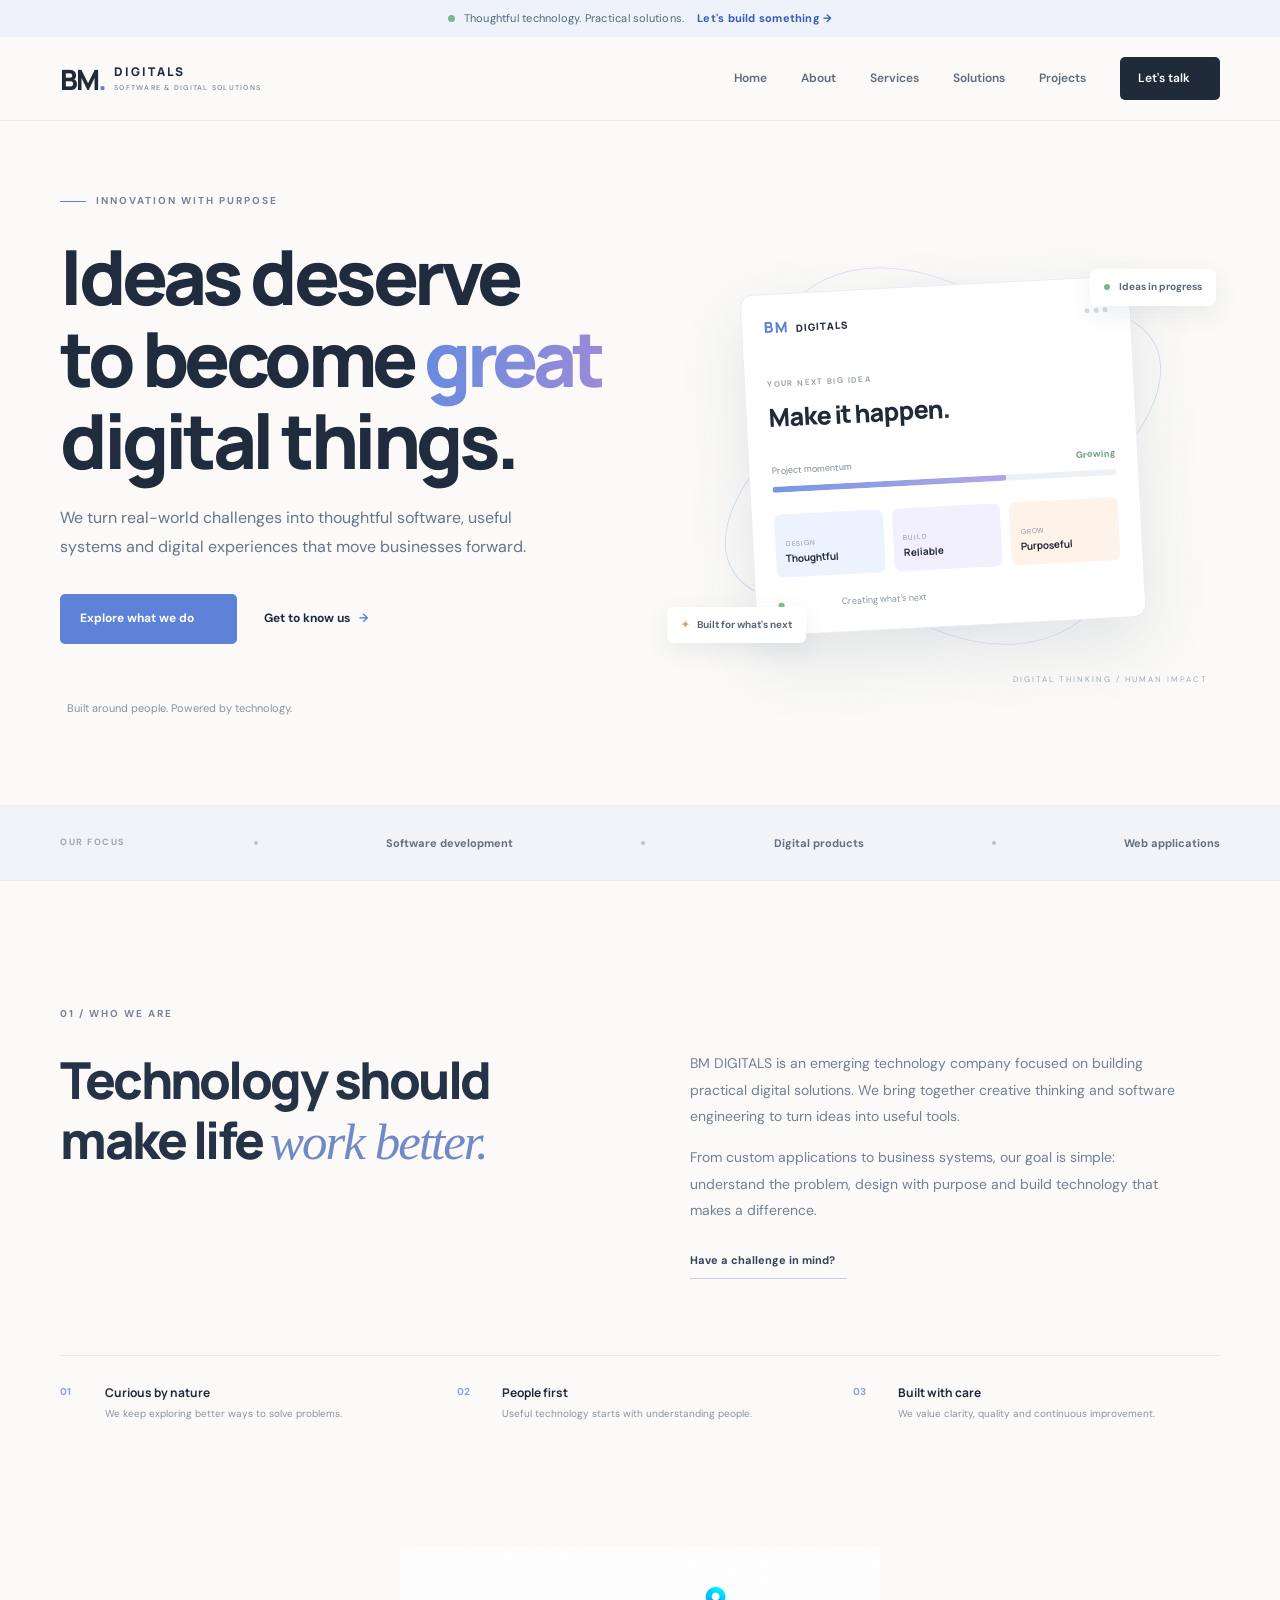
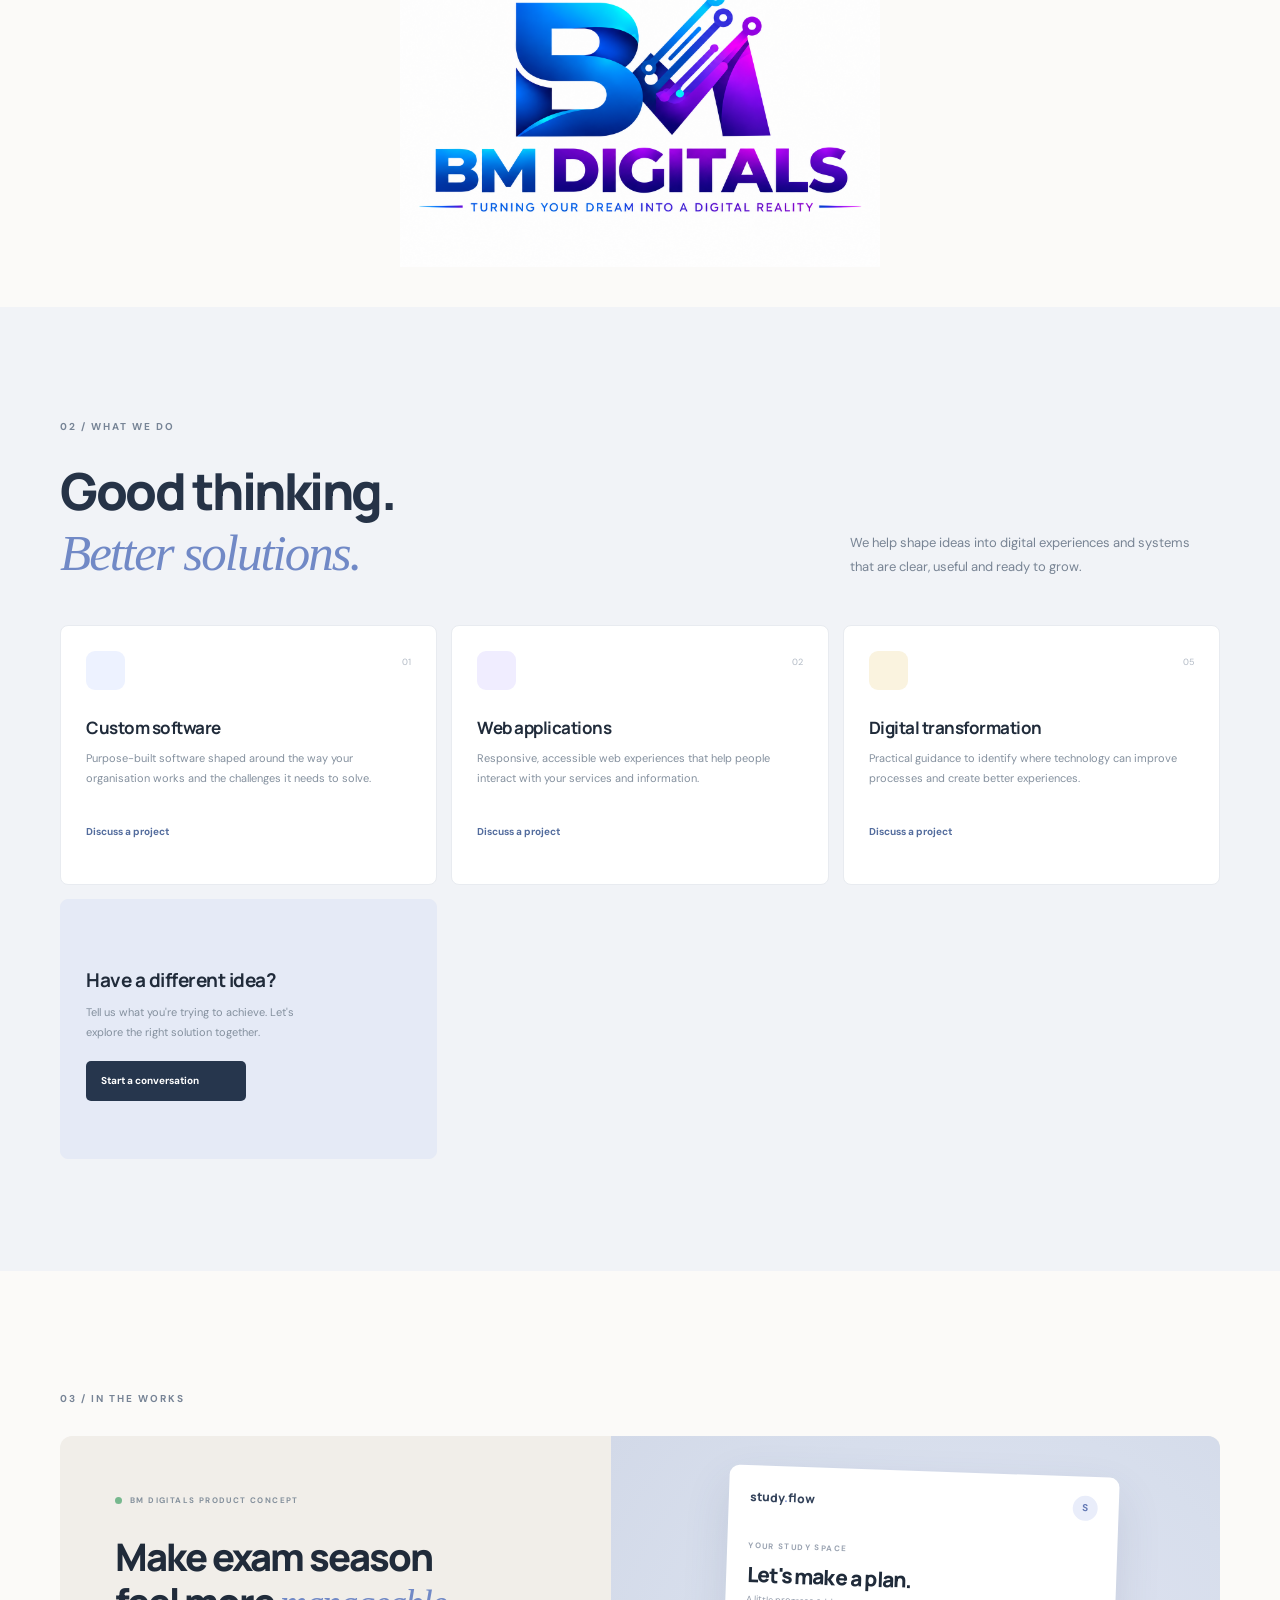
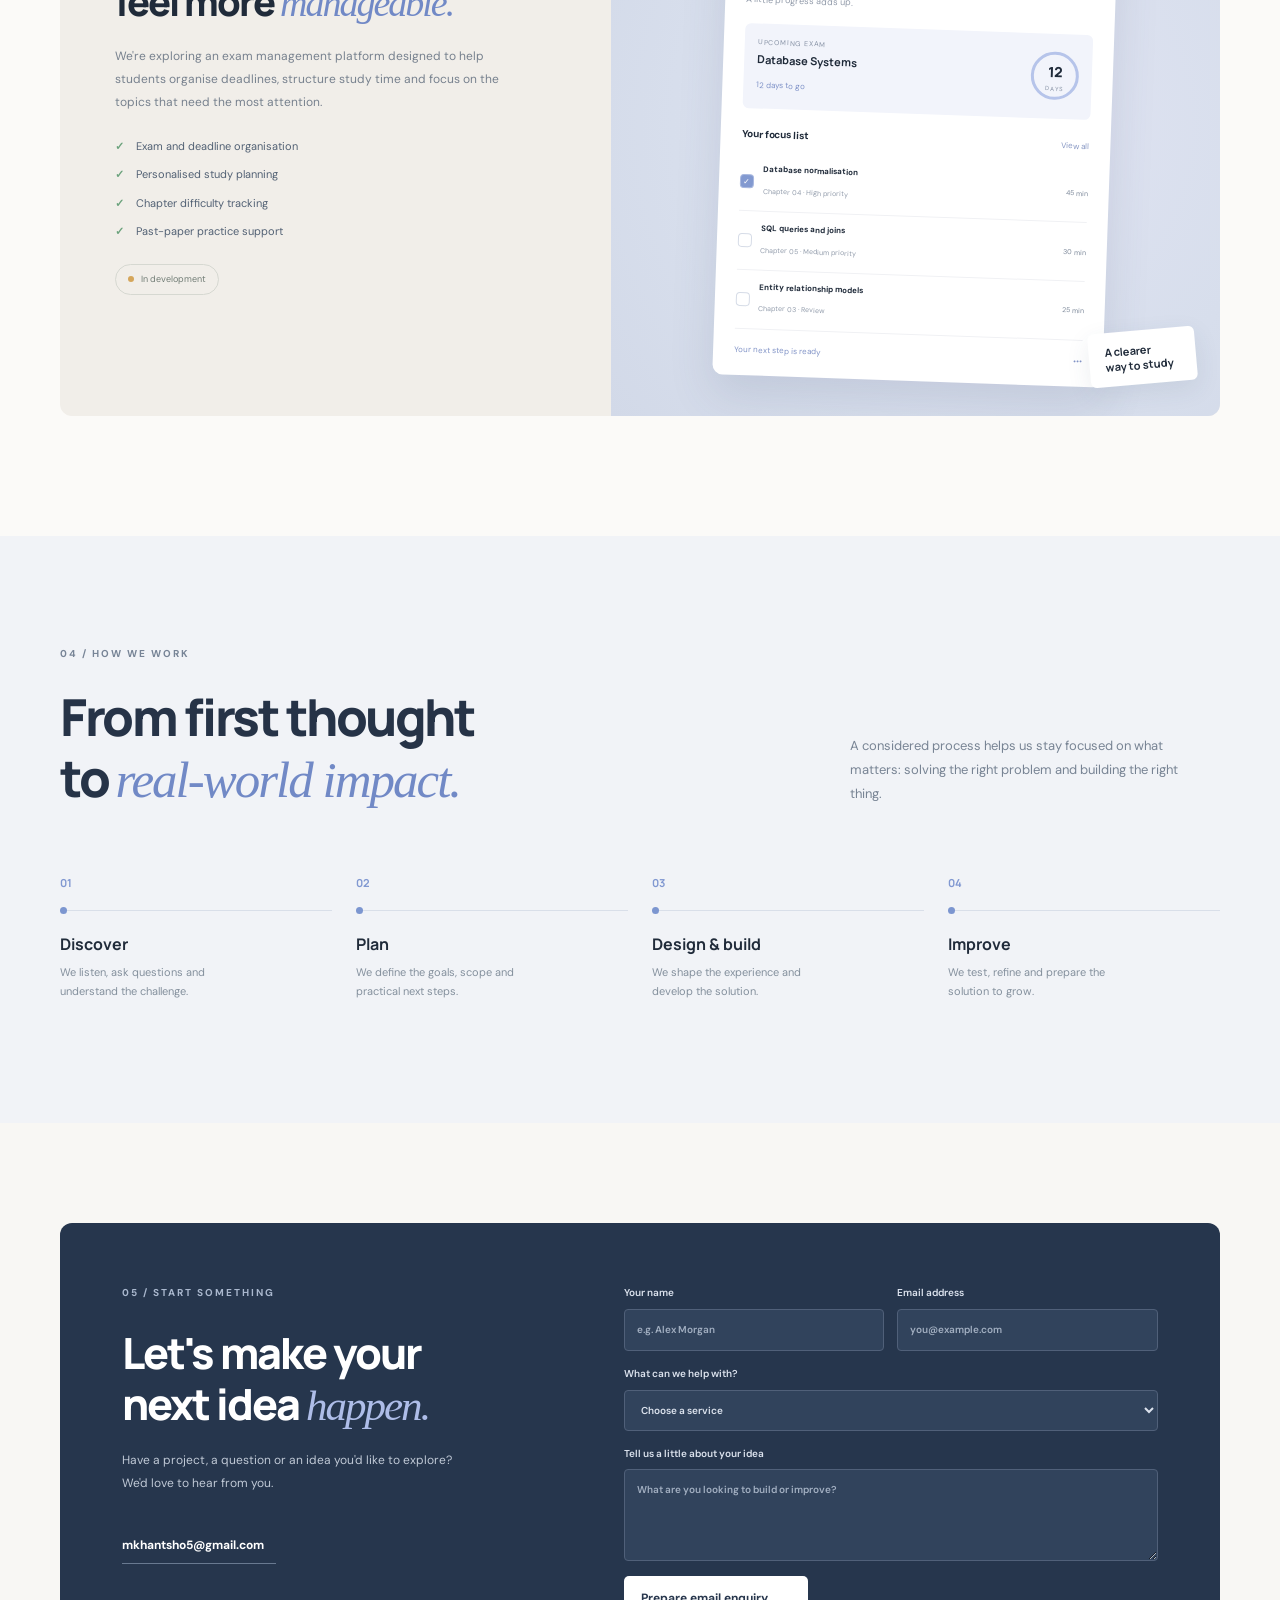
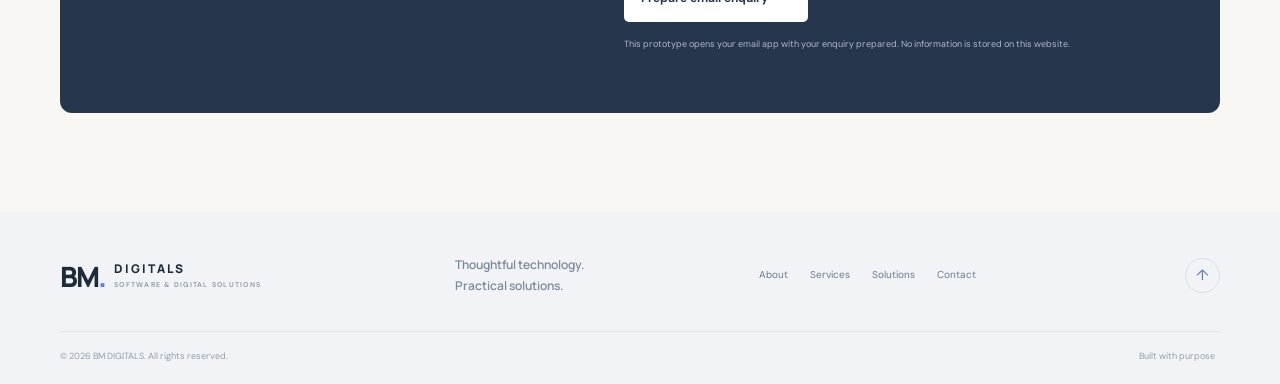
<file: index.html>
<!DOCTYPE html>
<html lang="en">
<head>
  <meta charset="UTF-8">
  <meta name="viewport" content="width=device-width, initial-scale=1.0">
  <meta name="description" content="BM DIGITALS builds thoughtful software, web applications and digital solutions for modern businesses.">
  <title>BM DIGITALS | Digital solutions, built with purpose</title>
  <link rel="icon" type="image/png" href="favicon.png">
  <link rel="preconnect" href="https://fonts.googleapis.com">
  <link rel="preconnect" href="https://fonts.gstatic.com" crossorigin>
  <link href="https://fonts.googleapis.com/css2?family=DM+Sans:wght@400;500;600;700&family=Manrope:wght@400;500;600;700;800&display=swap" rel="stylesheet">
  <link rel="stylesheet" href="css/style.css">
</head>
<body>
  <div class="announcement">
    <span class="announcement-dot"></span>
    Thoughtful technology. Practical solutions. <a href="#contact">Let's build something →</a>
  </div>

  <header class="site-header"><nav class="nav container" aria-label="Main navigation"><a class="brand" href="index.html"><span class="brand-mark">BM<span>.</span></span><span class="brand-name">DIGITALS<small>SOFTWARE & DIGITAL SOLUTIONS</small></span></a><button class="menu-toggle" aria-label="Open navigation" aria-expanded="false"><span></span><span></span></button><div class="nav-links"><a href="index.html">Home</a><a href="about.html">About</a><a href="services.html">Services</a><a href="solutions.html">Solutions</a><a href="projects.html">Projects</a><a class="nav-cta" href="contact.html">Let's talk <span></span></a></div></nav></header>

  <main>
    <section class="hero section container">
      <div class="hero-copy reveal">
        <div class="eyebrow"><span class="eyebrow-line"></span> INNOVATION WITH PURPOSE</div>
        <h1>Ideas deserve<br>to become <span class="gradient-text">great</span><br>digital things.</h1>
        <p class="hero-description">We turn real-world challenges into thoughtful software, useful systems and digital experiences that move businesses forward.</p>
        <div class="hero-actions">
          <a class="button button-primary" href="#services">Explore what we do <span></span></a>
          <a class="text-link" href="#about">Get to know us <span>→</span></a>
        </div>
        <div class="hero-note"><span class="note-icon"></span> Built around people. Powered by technology.</div>
      </div>

      <div class="hero-art reveal" aria-label="Abstract digital interface illustration">
        <div class="art-orbit orbit-one"></div>
        <div class="art-orbit orbit-two"></div>
        <div class="art-glow"></div>
        <div class="floating-tag tag-top"><span class="tag-dot"></span> Ideas in progress</div>
        <div class="dashboard-card">
          <div class="dashboard-top">
            <div class="mini-brand"><span>BM</span> DIGITALS</div>
            <div class="window-dots"><i></i><i></i><i></i></div>
          </div>
          <div class="dashboard-heading">
            <div><small>YOUR NEXT BIG IDEA</small><h3>Make it happen.</h3></div>
            <div class="sparkle"></div>
          </div>
          <div class="progress-label"><span>Project momentum</span><b>Growing</b></div>
          <div class="progress-track"><span></span></div>
          <div class="dashboard-grid">
            <div class="dash-tile tile-blue"><span class="tile-icon"></span><small>DESIGN</small><b>Thoughtful</b></div>
            <div class="dash-tile tile-lilac"><span class="tile-icon"></span><small>BUILD</small><b>Reliable</b></div>
            <div class="dash-tile tile-peach"><span class="tile-icon"></span><small>GROW</small><b>Purposeful</b></div>
          </div>
          <div class="dashboard-footer"><span class="footer-pulse"></span> Creating what's next <span class="footer-arrow"></span></div>
        </div>
        <div class="floating-tag tag-bottom"><span class="tag-star">✦</span> Built for what's next</div>
        <div class="art-caption">DIGITAL THINKING / HUMAN IMPACT</div>
      </div>
    </section>

    <section class="trust-strip">
      <div class="container trust-inner">
        <span>OUR FOCUS</span><i></i><b>Software development</b><i></i><b>Digital products</b><i></i><b>Web applications</b>
      </div>
    </section>

    <section class="section container about-section" id="about">
      <div class="section-kicker reveal">01 / WHO WE ARE</div>
      <div class="about-grid">
        <h2 class="section-title reveal">Technology should make life <span class="serif-accent">work better.</span></h2>
        <div class="about-copy reveal">
          <p>BM DIGITALS is an emerging technology company focused on building practical digital solutions. We bring together creative thinking and software engineering to turn ideas into useful tools.</p>
          <p>From custom applications to business systems, our goal is simple: understand the problem, design with purpose and build technology that makes a difference.</p>
          <a class="underlined-link" href="#contact">Have a challenge in mind? <span> </span></a>
        </div>
      </div>
      <div class="values-row reveal">
        <div><span>01</span><b>Curious by nature</b><small>We keep exploring better ways to solve problems.</small></div>
        <div><span>02</span><b>People first</b><small>Useful technology starts with understanding people.</small></div>
        <div><span>03</span><b>Built with care</b><small>We value clarity, quality and continuous improvement.</small></div>
      </div>
    </section>

    <!-- LOGO BAND (moved out of #about) -->
    <section class="brand-band" aria-label="BM DIGITALS brand">
      <div class="container">
        <div class="about-brand-mark reveal">
          <img
            src="assets/images/BM DIGITALS.png"
            alt="BM DIGITALS — Turning Your Dream Into a Digital Reality"
            loading="lazy"
            decoding="async"
          >
        </div>
      </div>
    </section>

    <section class="services-section section" id="services">
      <div class="container">
        <div class="section-kicker reveal">02 / WHAT WE DO</div>
        <div class="section-heading-row">
          <h2 class="section-title reveal">Good thinking.<br><span class="serif-accent">Better solutions.</span></h2>
          <p class="section-intro reveal">We help shape ideas into digital experiences and systems that are clear, useful and ready to grow.</p>
        </div>
        <div class="service-grid">
          <article class="service-card reveal"><div class="service-icon icon-blue"></div><span class="card-number">01</span><h3>Custom software</h3><p>Purpose-built software shaped around the way your organisation works and the challenges it needs to solve.</p><a href="#contact" aria-label="Enquire about custom software">Discuss a project <span></span></a></article>
          <article class="service-card reveal"><div class="service-icon icon-lilac"></div><span class="card-number">02</span><h3>Web applications</h3><p>Responsive, accessible web experiences that help people interact with your services and information.</p><a href="#contact" aria-label="Enquire about web applications">Discuss a project <span></span></a></article>
          <article class="service-card reveal"><div class="service-icon icon-yellow"></div><span class="card-number">05</span><h3>Digital transformation</h3><p>Practical guidance to identify where technology can improve processes and create better experiences.</p><a href="#contact" aria-label="Enquire about digital transformation">Discuss a project <span></span></a></article>
          <article class="service-card service-card-note reveal"><div class="note-sun"></div><h3>Have a different idea?</h3><p>Tell us what you're trying to achieve. Let's explore the right solution together.</p><a class="button button-dark" href="#contact">Start a conversation <span></span></a></article>
        </div>
      </div>
    </section>

    <section class="section container solutions-section" id="solutions">
      <div class="section-kicker reveal">03 / IN THE WORKS</div>
      <div class="solution-panel reveal">
        <div class="solution-copy">
          <div class="product-label"><span></span> BM DIGITALS PRODUCT CONCEPT</div>
          <h2>Make exam season<br>feel more <span class="serif-accent">manageable.</span></h2>
          <p>We're exploring an exam management platform designed to help students organise deadlines, structure study time and focus on the topics that need the most attention.</p>
          <ul class="feature-list">
            <li><span>✓</span> Exam and deadline organisation</li>
            <li><span>✓</span> Personalised study planning</li>
            <li><span>✓</span> Chapter difficulty tracking</li>
            <li><span>✓</span> Past-paper practice support</li>
          </ul>
          <span class="status-pill"><i></i> In development</span>
        </div>
        <div class="product-visual">
          <div class="mock-window">
            <div class="mock-top"><span class="mock-logo">study<span>.</span>flow</span><span class="mock-avatar">S</span></div>
            <div class="mock-welcome"><small>YOUR STUDY SPACE</small><h3>Let's make a plan.</h3><p>A little progress adds up.</p></div>
            <div class="mock-stats"><div><small>UPCOMING EXAM</small><b>Database Systems</b><em>12 days to go</em></div><div class="days-circle"><b>12</b><small>DAYS</small></div></div>
            <div class="mock-task-head"><b>Your focus list</b><small>View all </small></div>
            <div class="mock-task"><span class="task-check">✓</span><div><b>Database normalisation</b><small>Chapter 04 · High priority</small></div><span class="task-time">45 min</span></div>
            <div class="mock-task"><span class="task-empty"></span><div><b>SQL queries and joins</b><small>Chapter 05 · Medium priority</small></div><span class="task-time">30 min</span></div>
            <div class="mock-task"><span class="task-empty"></span><div><b>Entity relationship models</b><small>Chapter 03 · Review</small></div><span class="task-time">25 min</span></div>
            <div class="mock-bottom"><span> Your next step is ready</span><span>•••</span></div>
          </div>
          <div class="visual-sticker">A clearer<br>way to study <span></span></div>
        </div>
      </div>
    </section>

    <section class="process-section section" id="work">
      <div class="container">
        <div class="section-kicker reveal">04 / HOW WE WORK</div>
        <div class="section-heading-row">
          <h2 class="section-title reveal">From first thought<br>to <span class="serif-accent">real-world impact.</span></h2>
          <p class="section-intro reveal">A considered process helps us stay focused on what matters: solving the right problem and building the right thing.</p>
        </div>
        <div class="process-steps">
          <div class="process-step reveal"><span>01</span><div class="process-line"></div><h3>Discover</h3><p>We listen, ask questions and understand the challenge.</p></div>
          <div class="process-step reveal"><span>02</span><div class="process-line"></div><h3>Plan</h3><p>We define the goals, scope and practical next steps.</p></div>
          <div class="process-step reveal"><span>03</span><div class="process-line"></div><h3>Design & build</h3><p>We shape the experience and develop the solution.</p></div>
          <div class="process-step reveal"><span>04</span><div class="process-line"></div><h3>Improve</h3><p>We test, refine and prepare the solution to grow.</p></div>
        </div>
      </div>
    </section>

    <section class="contact-section section" id="contact">
      <div class="container contact-panel reveal">
        <div class="contact-copy">
          <div class="section-kicker light-kicker">05 / START SOMETHING</div>
          <h2>Let's make your<br>next idea <span>happen.</span></h2>
          <p>Have a project, a question or an idea you'd like to explore? We'd love to hear from you.</p>
          <a class="contact-email" href="mailto:mkhantsho5@gmail.com">mkhantsho5@gmail.com <span></span></a>
        </div>
        <form class="contact-form" id="contactForm">
          <div class="form-row">
            <label>Your name<input type="text" name="name" placeholder="e.g. Alex Morgan" required></label>
            <label>Email address<input type="email" name="email" placeholder="you@example.com" required></label>
          </div>
          <label>What can we help with?
            <select name="service" required>
              <option value="">Choose a service</option>
              <option>Custom software development</option><option>Web application development</option><option>Business management system</option><option>Database solutions</option><option>Digital transformation</option><option>Other / Not sure yet</option>
            </select>
          </label>
          <label>Tell us a little about your idea<textarea name="message" rows="4" placeholder="What are you looking to build or improve?" required></textarea></label>
          <button class="button button-light" type="submit">Prepare email enquiry <span></span></button>
          <p class="form-note" id="formMessage">This prototype opens your email app with your enquiry prepared. No information is stored on this website.</p>
        </form>
      </div>
    </section>
  </main>

  <footer class="footer"><div class="container footer-main"><a class="brand footer-brand" href="index.html"><span class="brand-mark">BM<span>.</span></span><span class="brand-name">DIGITALS<small>SOFTWARE & DIGITAL SOLUTIONS</small></span></a><p>Thoughtful technology.<br>Practical solutions.</p><div class="footer-links"><a href="about.html">About</a><a href="services.html">Services</a><a href="solutions.html">Solutions</a><a href="contact.html">Contact</a></div><a class="back-top" href="#top">↑</a></div><div class="container footer-bottom"><span>© <span class="year"></span> BM DIGITALS. All rights reserved.</span><span>Built with purpose <b></b></span></div></footer>

  <script src="js/main.js"></script>
</body>
</html>
</file>
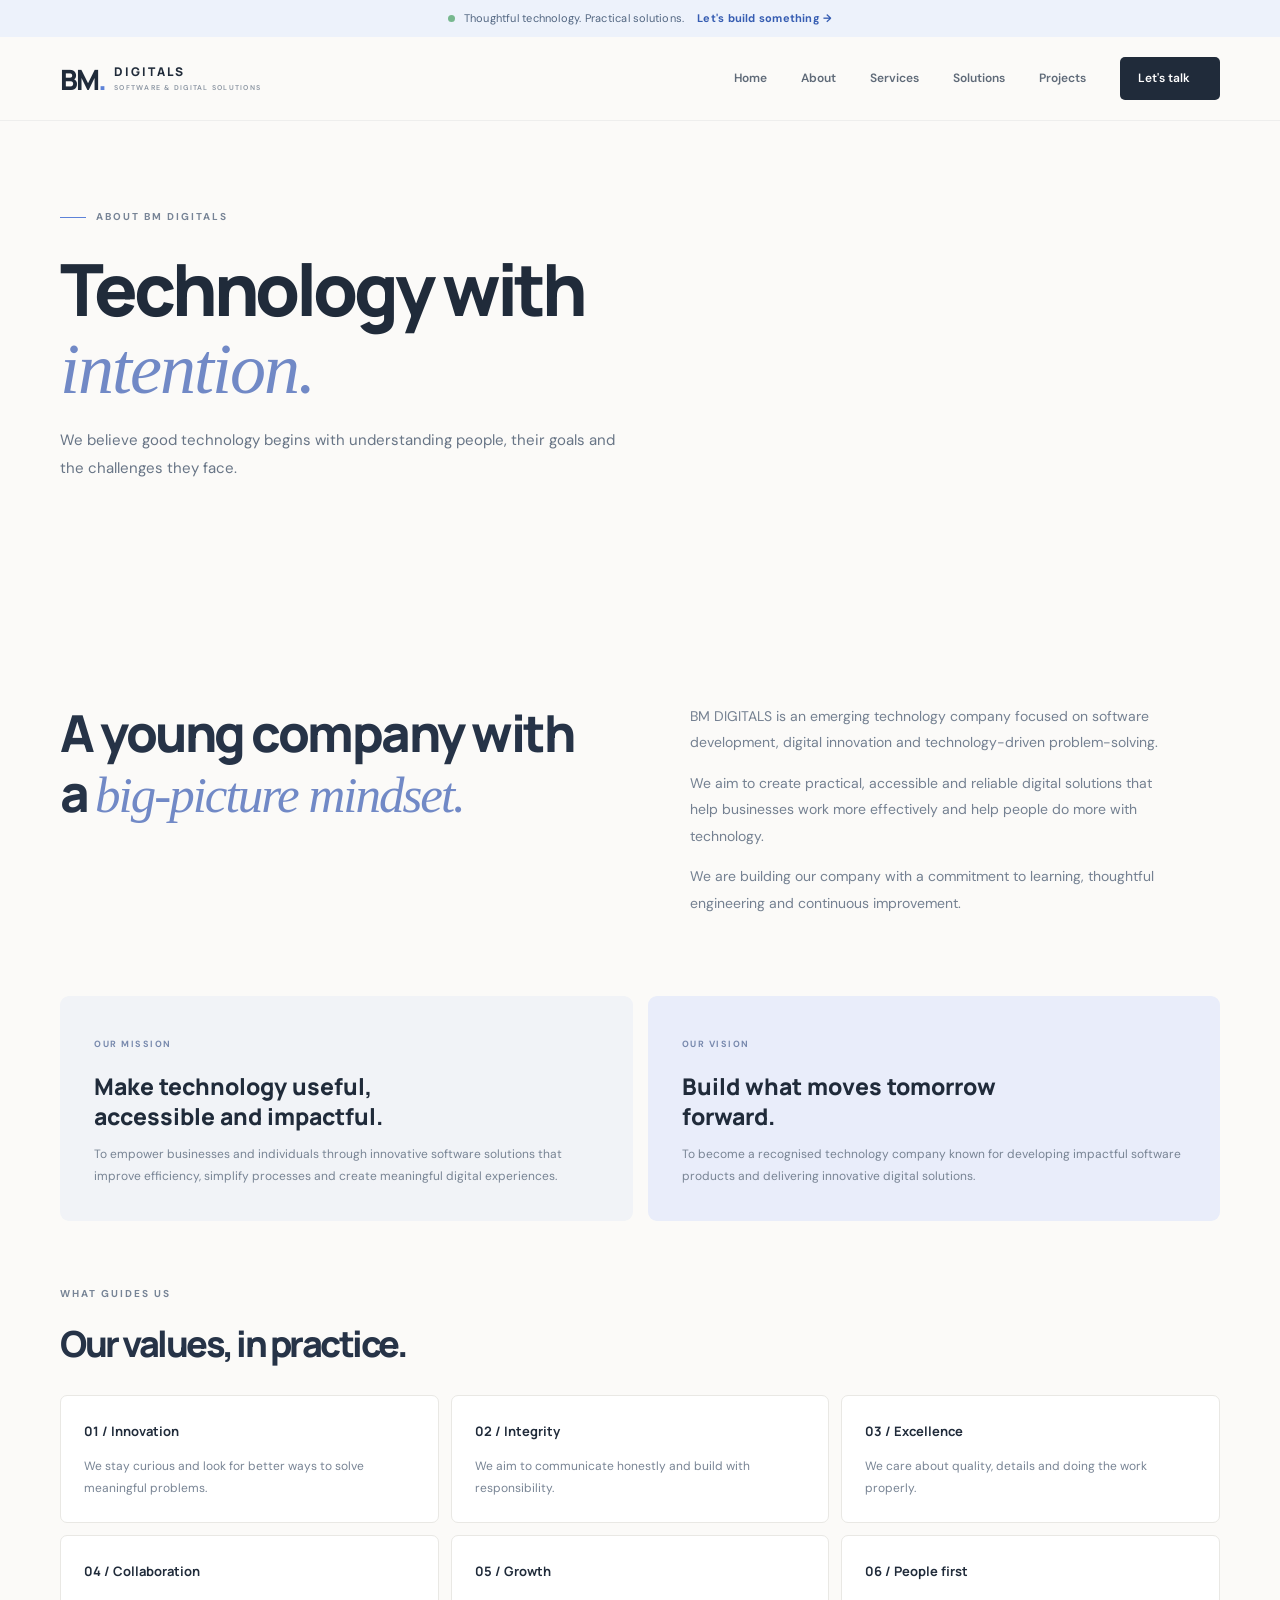
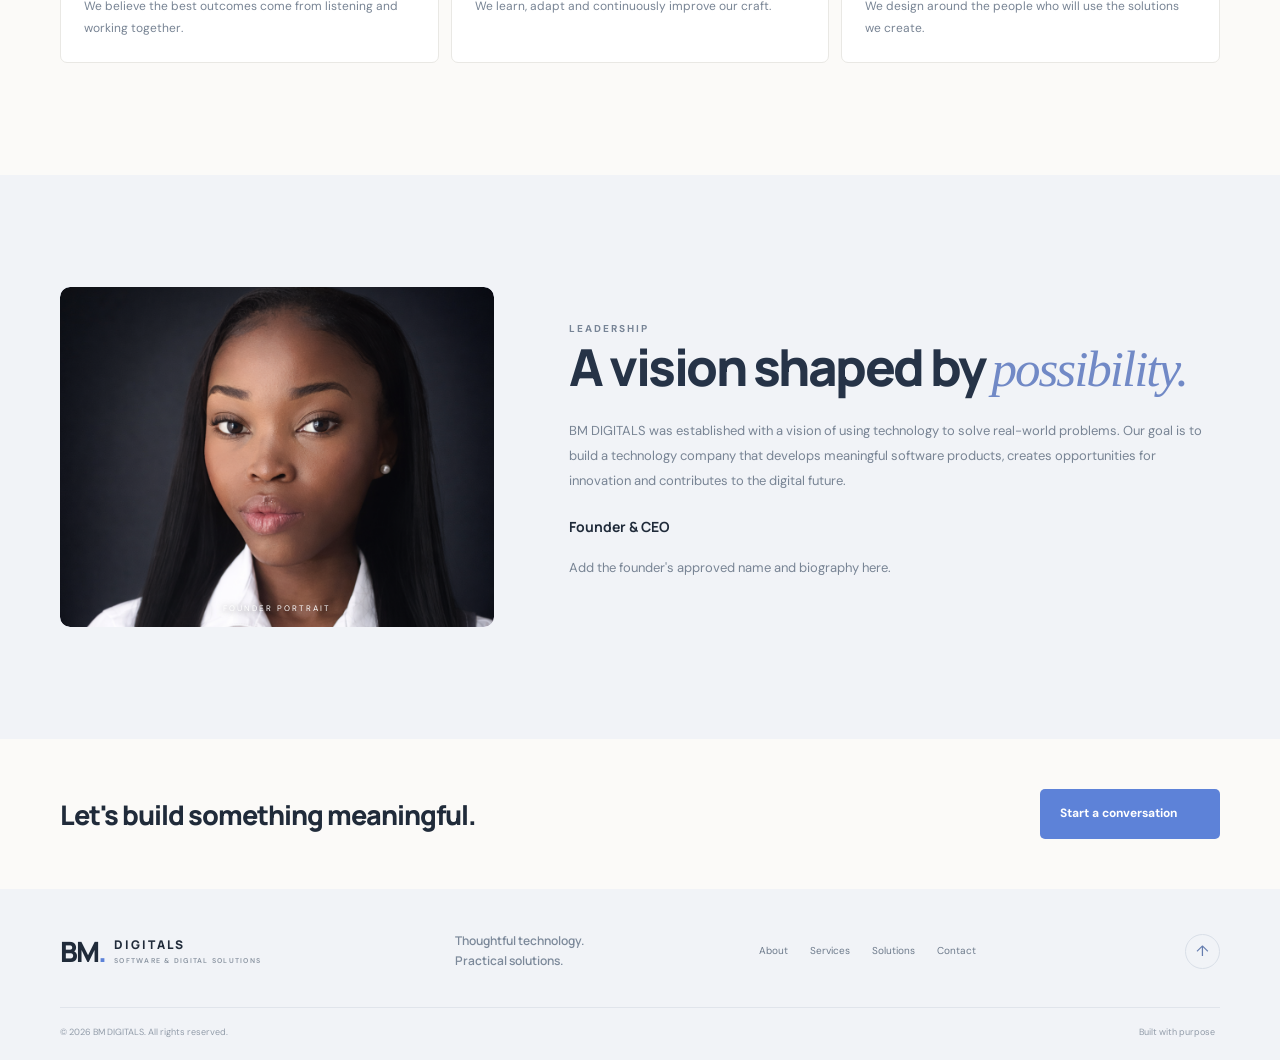
<file: about.html>
<!DOCTYPE html>
<html lang="en">
<head>
  <meta charset="UTF-8">
  <meta name="viewport" content="width=device-width, initial-scale=1.0">
  <meta name="description" content="Learn about BM DIGITALS, our mission, vision and values.">
  <title>About Us | BM DIGITALS</title>
  <link rel="preconnect" href="https://fonts.googleapis.com">
  <link rel="preconnect" href="https://fonts.gstatic.com" crossorigin>
  <link href="https://fonts.googleapis.com/css2?family=DM+Sans:wght@400;500;600;700&family=Manrope:wght@400;500;600;700;800&display=swap" rel="stylesheet">
  <link rel="stylesheet" href="css/style.css">
</head>
<body id="top">

  <div class="announcement">
    <span class="announcement-dot"></span> Thoughtful technology. Practical solutions. <a href="contact.html">Let's build something →</a>
  </div>

  <header class="site-header">
    <nav class="nav container" aria-label="Main navigation">
      <a class="brand" href="index.html">
        <span class="brand-mark">BM<span>.</span></span>
        <span class="brand-name">DIGITALS<small>SOFTWARE &amp; DIGITAL SOLUTIONS</small></span>
      </a>
      <button class="menu-toggle" aria-label="Open navigation" aria-expanded="false">
        <span></span><span></span>
      </button>
      <div class="nav-links">
        <a href="index.html">Home</a>
        <a href="about.html">About</a>
        <a href="services.html">Services</a>
        <a href="solutions.html">Solutions</a>
        <a href="projects.html">Projects</a>
        <a class="nav-cta" href="contact.html">Let's talk <span></span></a>
      </div>
    </nav>
  </header>

  <main>

    <section class="page-hero container">
      <div class="eyebrow"><span class="eyebrow-line"></span> ABOUT BM DIGITALS</div>
      <h1>Technology with<br><span class="serif-accent">intention.</span></h1>
      <p>We believe good technology begins with understanding people, their goals and the challenges they face.</p>
    </section>

    <section class="section container">
      <div class="about-grid">
        <h2 class="section-title reveal">A young company with a <span class="serif-accent">big-picture mindset.</span></h2>
        <div class="about-copy reveal">
          <p>BM DIGITALS is an emerging technology company focused on software development, digital innovation and technology-driven problem-solving.</p>
          <p>We aim to create practical, accessible and reliable digital solutions that help businesses work more effectively and help people do more with technology.</p>
          <p>We are building our company with a commitment to learning, thoughtful engineering and continuous improvement.</p>
        </div>
      </div>

      <div class="mission-grid">
        <article class="mission-card reveal">
          <span>OUR MISSION</span>
          <h3>Make technology useful, accessible and impactful.</h3>
          <p>To empower businesses and individuals through innovative software solutions that improve efficiency, simplify processes and create meaningful digital experiences.</p>
        </article>
        <article class="mission-card mission-card-blue reveal">
          <span>OUR VISION</span>
          <h3>Build what moves tomorrow forward.</h3>
          <p>To become a recognised technology company known for developing impactful software products and delivering innovative digital solutions.</p>
        </article>
      </div>

      <div class="section-kicker">WHAT GUIDES US</div>
      <h2 class="section-title smaller-title">Our values, in practice.</h2>
      <div class="values-grid">
        <div class="value-card"><b>01 / Innovation</b><p>We stay curious and look for better ways to solve meaningful problems.</p></div>
        <div class="value-card"><b>02 / Integrity</b><p>We aim to communicate honestly and build with responsibility.</p></div>
        <div class="value-card"><b>03 / Excellence</b><p>We care about quality, details and doing the work properly.</p></div>
        <div class="value-card"><b>04 / Collaboration</b><p>We believe the best outcomes come from listening and working together.</p></div>
        <div class="value-card"><b>05 / Growth</b><p>We learn, adapt and continuously improve our craft.</p></div>
        <div class="value-card"><b>06 / People first</b><p>We design around the people who will use the solutions we create.</p></div>
      </div>
    </section>

    <section class="section founder-section">
      <div class="container founder-grid">
        <div class="founder-placeholder">
         <img src="./assets/images/VEJE4034.PNG" alt="Founder portrait" class="founder-photo">
          <small>FOUNDER PORTRAIT</small>
        </div>
        <div class="founder-copy">
          <div class="section-kicker">LEADERSHIP</div>
          <h2 class="section-title">A vision shaped by <span class="serif-accent">possibility.</span></h2>
          <p>BM DIGITALS was established with a vision of using technology to solve real-world problems. Our goal is to build a technology company that develops meaningful software products, creates opportunities for innovation and contributes to the digital future.</p>
          <h3>Founder &amp; CEO</h3>
          <p class="muted">Add the founder's approved name and biography here.</p>
        </div>
      </div>
    </section>

    <section class="cta-band container">
      <h2>Let's build something meaningful.</h2>
      <a class="button button-primary" href="contact.html">Start a conversation <span></span></a>
    </section>

  </main>

  <footer class="footer">
    <div class="container footer-main">
      <a class="brand footer-brand" href="index.html">
        <span class="brand-mark">BM<span>.</span></span>
        <span class="brand-name">DIGITALS<small>SOFTWARE &amp; DIGITAL SOLUTIONS</small></span>
      </a>
      <p>Thoughtful technology.<br>Practical solutions.</p>
      <div class="footer-links">
        <a href="about.html">About</a>
        <a href="services.html">Services</a>
        <a href="solutions.html">Solutions</a>
        <a href="contact.html">Contact</a>
      </div>
      <a class="back-top" href="#top">↑</a>
    </div>
    <div class="container footer-bottom">
      <span>© <span class="year"></span> BM DIGITALS. All rights reserved.</span>
      <span>Built with purpose <b></b></span>
    </div>
  </footer>

  <script src="js/main.js"></script>

</body>
</html>
</file>
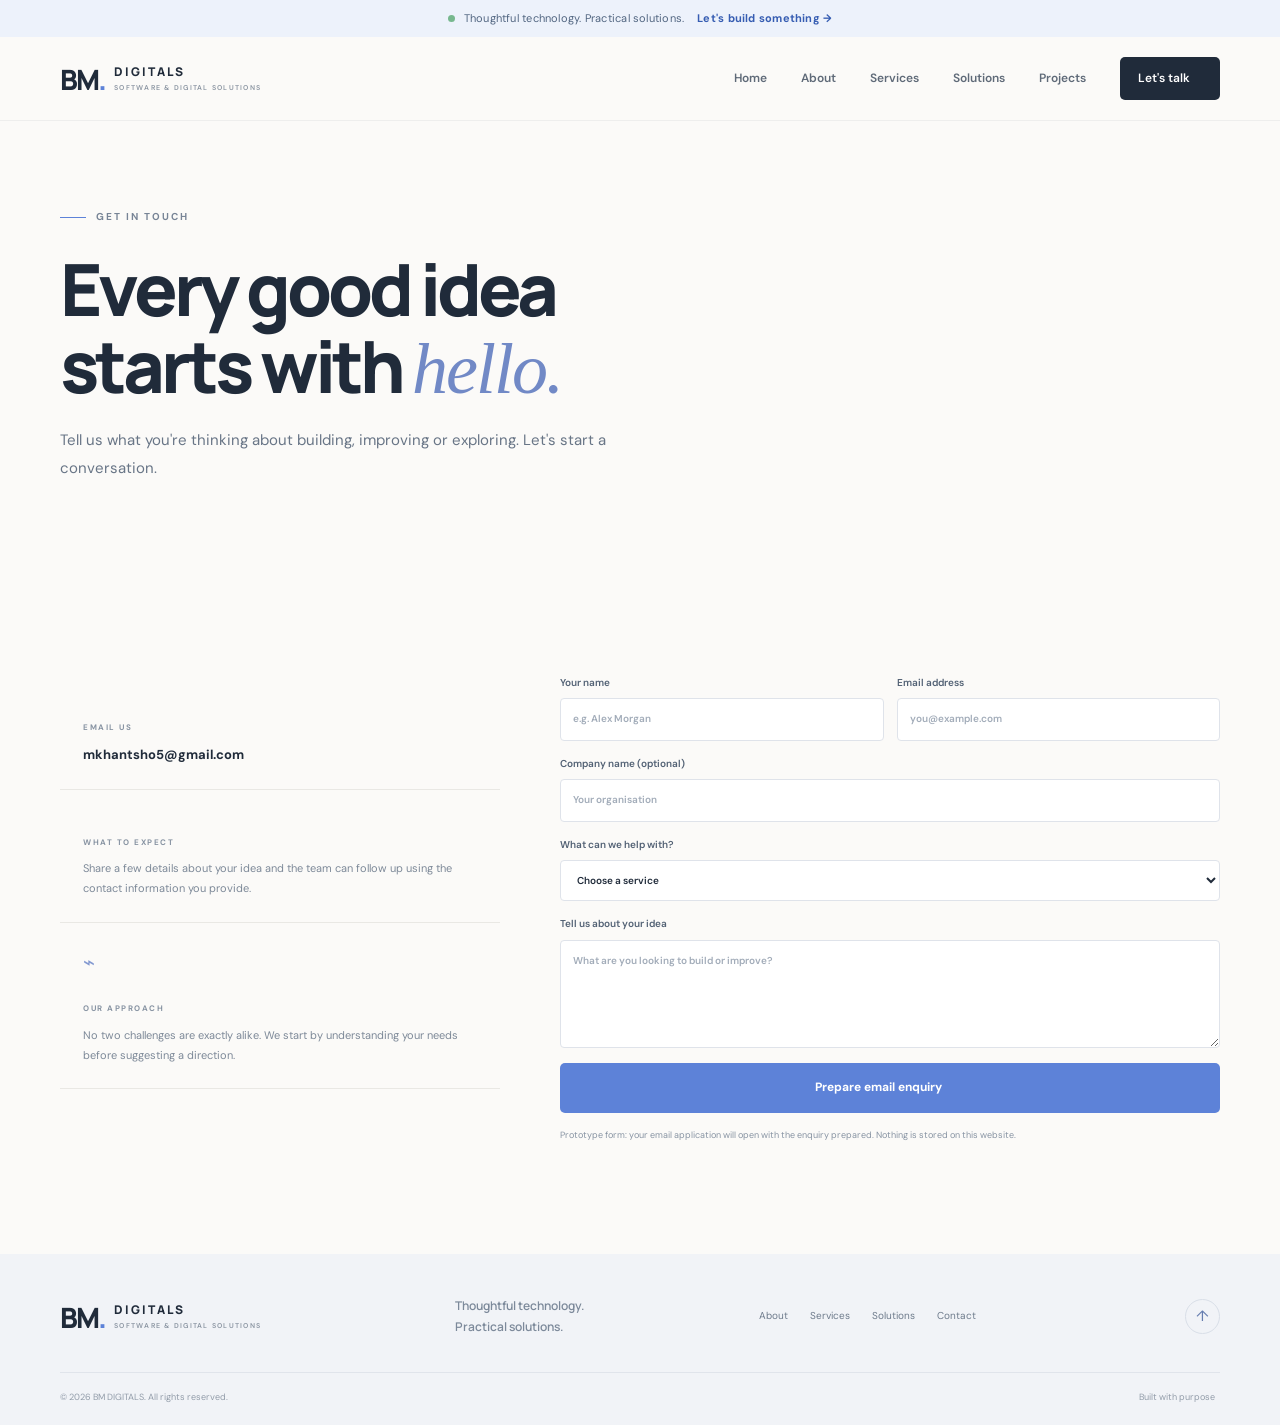
<file: contact.html>
<!DOCTYPE html>
<html lang="en">
<head>
  <meta charset="UTF-8">
  <meta name="viewport" content="width=device-width, initial-scale=1.0">
  <meta name="description" content="Contact BM DIGITALS to discuss a software, web application or digital solutions project.">
  <title>Contact | BM DIGITALS</title>
  <link rel="preconnect" href="https://fonts.googleapis.com">
  <link rel="preconnect" href="https://fonts.gstatic.com" crossorigin>
  <link href="https://fonts.googleapis.com/css2?family=DM+Sans:wght@400;500;600;700&family=Manrope:wght@400;500;600;700;800&display=swap" rel="stylesheet">
  <link rel="stylesheet" href="css/style.css">
</head>
<body id="top">

  <div class="announcement">
    <span class="announcement-dot"></span> Thoughtful technology. Practical solutions. <a href="contact.html">Let's build something →</a>
  </div>

  <header class="site-header">
    <nav class="nav container" aria-label="Main navigation">
      <a class="brand" href="index.html">
        <span class="brand-mark">BM<span>.</span></span>
        <span class="brand-name">DIGITALS<small>SOFTWARE &amp; DIGITAL SOLUTIONS</small></span>
      </a>
      <button class="menu-toggle" aria-label="Open navigation" aria-expanded="false">
        <span></span><span></span>
      </button>
      <div class="nav-links">
        <a href="index.html">Home</a>
        <a href="about.html">About</a>
        <a href="services.html">Services</a>
        <a href="solutions.html">Solutions</a>
        <a href="projects.html">Projects</a>
        <a class="nav-cta" href="contact.html">Let's talk <span></span></a>
      </div>
    </nav>
  </header>

  <main>

    <section class="page-hero container">
      <div class="eyebrow"><span class="eyebrow-line"></span> GET IN TOUCH</div>
      <h1>Every good idea<br>starts with <span class="serif-accent">hello.</span></h1>
      <p>Tell us what you're thinking about building, improving or exploring. Let's start a conversation.</p>
    </section>

    <section class="section container contact-page-grid">

      <div class="contact-info">
        <div class="contact-info-card">
          <span class="info-icon"></span>
          <small>EMAIL US</small>
          <a href="mailto:mkhantsho5@gmail.com">mkhantsho5@gmail.com </a>
        </div>
        <div class="contact-info-card">
          <span class="info-icon"></span>
          <small>WHAT TO EXPECT</small>
          <p>Share a few details about your idea and the team can follow up using the contact information you provide.</p>
        </div>
        <div class="contact-info-card">
          <span class="info-icon">⌁</span>
          <small>OUR APPROACH</small>
          <p>No two challenges are exactly alike. We start by understanding your needs before suggesting a direction.</p>
        </div>
      </div>

      <form class="contact-form light-form" id="contactForm">
        <div class="form-row">
          <label>Your name<input type="text" name="name" placeholder="e.g. Alex Morgan" required></label>
          <label>Email address<input type="email" name="email" placeholder="you@example.com" required></label>
        </div>
        <label>Company name (optional)<input type="text" name="company" placeholder="Your organisation"></label>
        <label>What can we help with?
          <select name="service" required>
            <option value="">Choose a service</option>
            <option>Custom software development</option>
            <option>Web application development</option>
            <option>Business management system</option>
            <option>Database solutions</option>
            <option>Digital transformation</option>
            <option>Other / Not sure yet</option>
          </select>
        </label>
        <label>Tell us about your idea
          <textarea name="message" rows="5" placeholder="What are you looking to build or improve?" required></textarea>
        </label>
        <button class="button button-primary" type="submit">Prepare email enquiry <span></span></button>
        <p class="form-note dark-note" id="formMessage">Prototype form: your email application will open with the enquiry prepared. Nothing is stored on this website.</p>
      </form>

    </section>

  </main>

  <footer class="footer">
    <div class="container footer-main">
      <a class="brand footer-brand" href="index.html">
        <span class="brand-mark">BM<span>.</span></span>
        <span class="brand-name">DIGITALS<small>SOFTWARE &amp; DIGITAL SOLUTIONS</small></span>
      </a>
      <p>Thoughtful technology.<br>Practical solutions.</p>
      <div class="footer-links">
        <a href="about.html">About</a>
        <a href="services.html">Services</a>
        <a href="solutions.html">Solutions</a>
        <a href="contact.html">Contact</a>
      </div>
      <a class="back-top" href="#top">↑</a>
    </div>
    <div class="container footer-bottom">
      <span>© <span class="year"></span> BM DIGITALS. All rights reserved.</span>
      <span>Built with purpose <b></b></span>
    </div>
  </footer>

  <script src="js/main.js"></script>

</body>
</html>
</file>
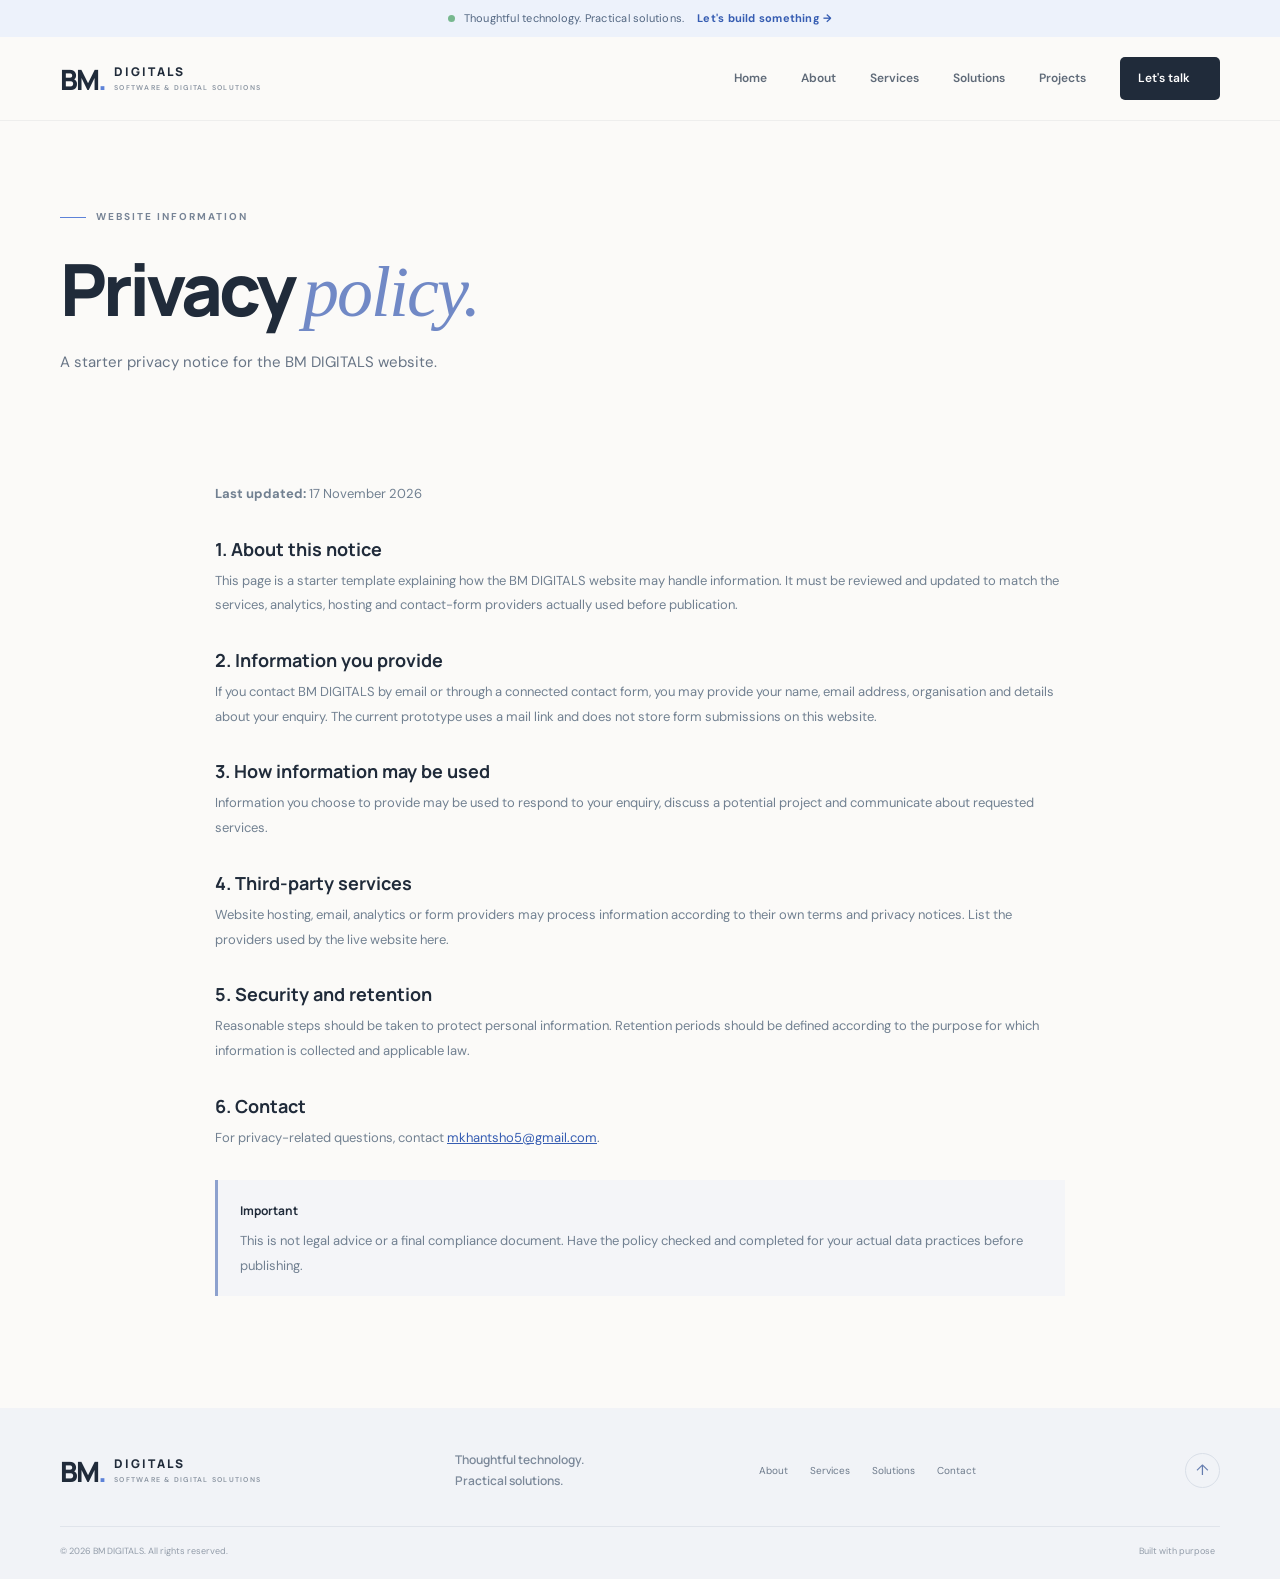
<file: privacy-policy.html>
<!DOCTYPE html>
<html lang="en">
<head>
  <meta charset="UTF-8">
  <meta name="viewport" content="width=device-width, initial-scale=1.0">
  <meta name="description" content="Privacy policy for the BM DIGITALS website.">
  <title>Privacy Policy | BM DIGITALS</title>
  <link rel="preconnect" href="https://fonts.googleapis.com">
  <link rel="preconnect" href="https://fonts.gstatic.com" crossorigin>
  <link href="https://fonts.googleapis.com/css2?family=DM+Sans:wght@400;500;600;700&family=Manrope:wght@400;500;600;700;800&display=swap" rel="stylesheet">
  <link rel="stylesheet" href="css/style.css">
</head>
<body id="top">

  <div class="announcement">
    <span class="announcement-dot"></span> Thoughtful technology. Practical solutions. <a href="contact.html">Let's build something →</a>
  </div>

  <header class="site-header">
    <nav class="nav container" aria-label="Main navigation">
      <a class="brand" href="index.html">
        <span class="brand-mark">BM<span>.</span></span>
        <span class="brand-name">DIGITALS<small>SOFTWARE &amp; DIGITAL SOLUTIONS</small></span>
      </a>
      <button class="menu-toggle" aria-label="Open navigation" aria-expanded="false">
        <span></span><span></span>
      </button>
      <div class="nav-links">
        <a href="index.html">Home</a>
        <a href="about.html">About</a>
        <a href="services.html">Services</a>
        <a href="solutions.html">Solutions</a>
        <a href="projects.html">Projects</a>
        <a class="nav-cta" href="contact.html">Let's talk <span></span></a>
      </div>
    </nav>
  </header>

  <main>

    <section class="page-hero container">
      <div class="eyebrow"><span class="eyebrow-line"></span> WEBSITE INFORMATION</div>
      <h1>Privacy <span class="serif-accent">policy.</span></h1>
      <p>A starter privacy notice for the BM DIGITALS website.</p>
    </section>

    <section class="section container legal-copy">
      <p><b>Last updated:</b> 17 November 2026</p>

      <h2>1. About this notice</h2>
      <p>This page is a starter template explaining how the BM DIGITALS website may handle information. It must be reviewed and updated to match the services, analytics, hosting and contact-form providers actually used before publication.</p>

      <h2>2. Information you provide</h2>
      <p>If you contact BM DIGITALS by email or through a connected contact form, you may provide your name, email address, organisation and details about your enquiry. The current prototype uses a mail link and does not store form submissions on this website.</p>

      <h2>3. How information may be used</h2>
      <p>Information you choose to provide may be used to respond to your enquiry, discuss a potential project and communicate about requested services.</p>

      <h2>4. Third-party services</h2>
      <p>Website hosting, email, analytics or form providers may process information according to their own terms and privacy notices. List the providers used by the live website here.</p>

      <h2>5. Security and retention</h2>
      <p>Reasonable steps should be taken to protect personal information. Retention periods should be defined according to the purpose for which information is collected and applicable law.</p>

      <h2>6. Contact</h2>
      <p>For privacy-related questions, contact <a href="mailto:mkhantsho5@gmail.com">mkhantsho5@gmail.com</a>.</p>

      <div class="notice-box">
        <b>Important</b>
        <p>This is not legal advice or a final compliance document. Have the policy checked and completed for your actual data practices before publishing.</p>
      </div>
    </section>

  </main>

  <footer class="footer">
    <div class="container footer-main">
      <a class="brand footer-brand" href="index.html">
        <span class="brand-mark">BM<span>.</span></span>
        <span class="brand-name">DIGITALS<small>SOFTWARE &amp; DIGITAL SOLUTIONS</small></span>
      </a>
      <p>Thoughtful technology.<br>Practical solutions.</p>
      <div class="footer-links">
        <a href="about.html">About</a>
        <a href="services.html">Services</a>
        <a href="solutions.html">Solutions</a>
        <a href="contact.html">Contact</a>
      </div>
      <a class="back-top" href="#top">↑</a>
    </div>
    <div class="container footer-bottom">
      <span>© <span class="year"></span> BM DIGITALS. All rights reserved.</span>
      <span>Built with purpose <b></b></span>
    </div>
  </footer>

  <script src="js/main.js"></script>

</body>
</html>
</file>
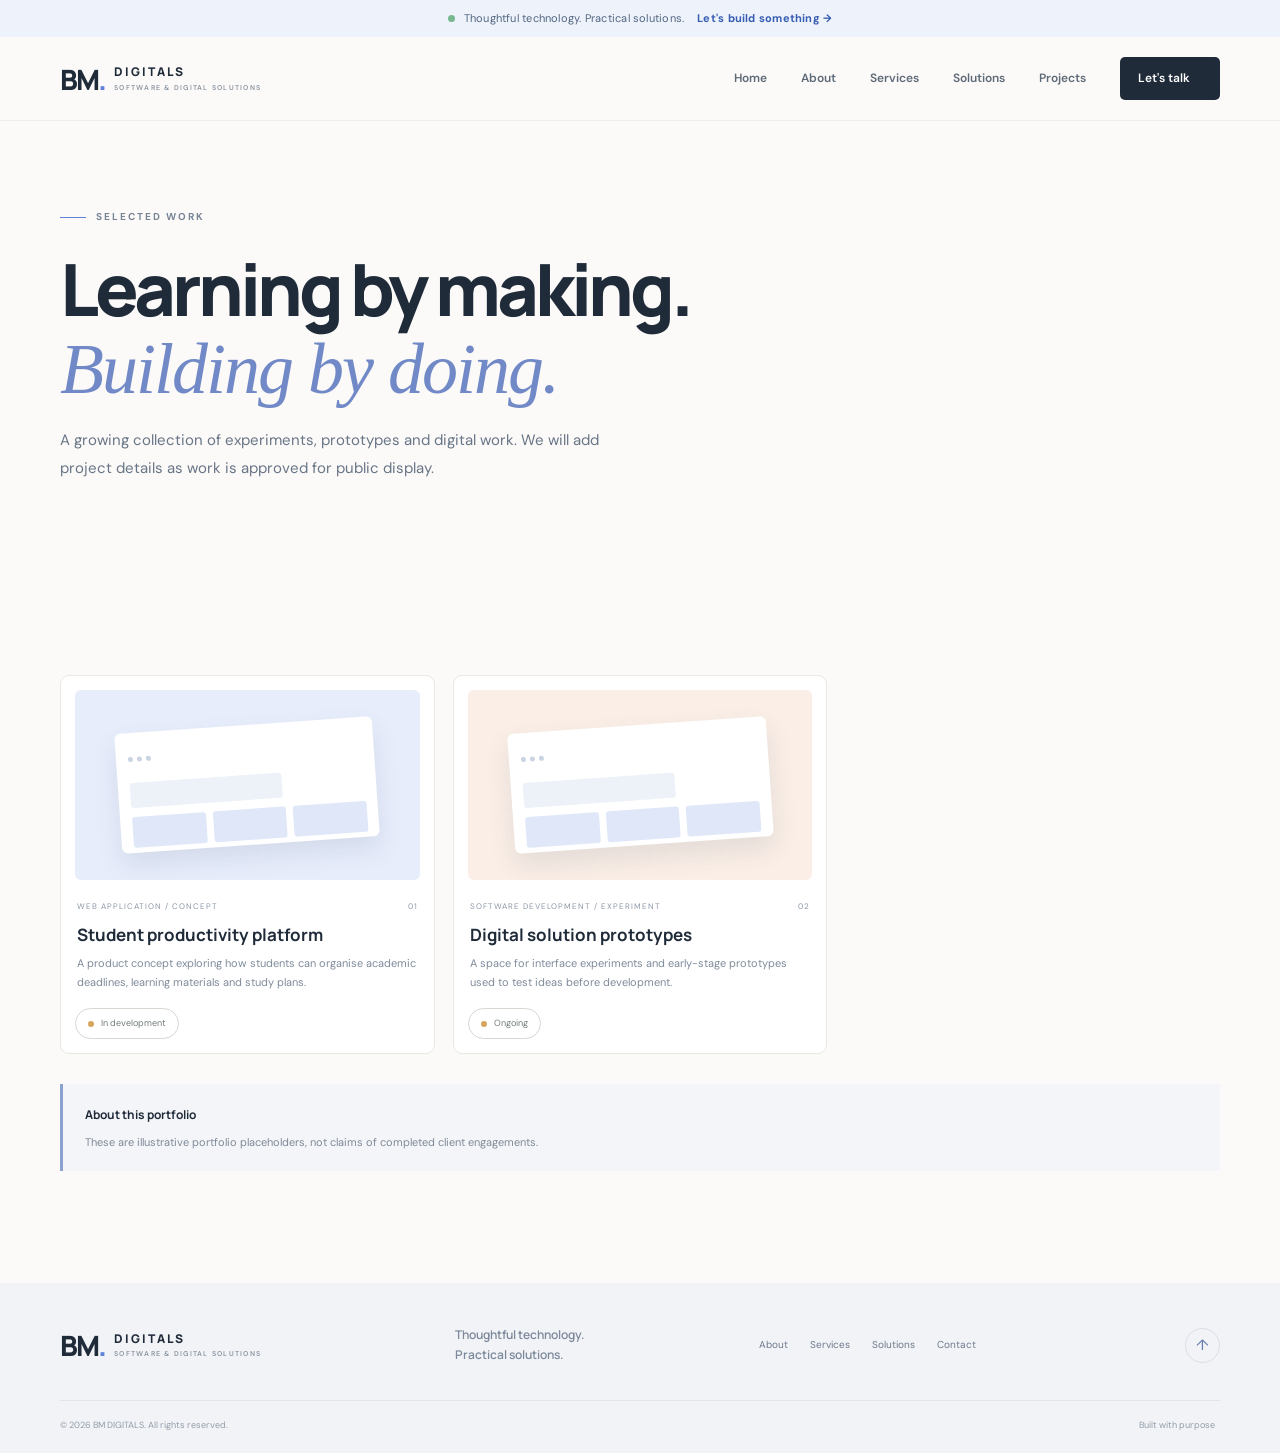
<file: projects.html>
<!DOCTYPE html>
<html lang="en">
<head>
  <meta charset="UTF-8">
  <meta name="viewport" content="width=device-width, initial-scale=1.0">
  <meta name="description" content="A look at selected project work, prototypes and experiments from BM DIGITALS.">
  <title>Projects | BM DIGITALS</title>
  <link rel="preconnect" href="https://fonts.googleapis.com">
  <link rel="preconnect" href="https://fonts.gstatic.com" crossorigin>
  <link href="https://fonts.googleapis.com/css2?family=DM+Sans:wght@400;500;600;700&family=Manrope:wght@400;500;600;700;800&display=swap" rel="stylesheet">
  <link rel="stylesheet" href="css/style.css">
</head>
<body id="top">

  <div class="announcement">
    <span class="announcement-dot"></span> Thoughtful technology. Practical solutions. <a href="contact.html">Let's build something →</a>
  </div>

  <header class="site-header">
    <nav class="nav container" aria-label="Main navigation">
      <a class="brand" href="index.html">
        <span class="brand-mark">BM<span>.</span></span>
        <span class="brand-name">DIGITALS<small>SOFTWARE &amp; DIGITAL SOLUTIONS</small></span>
      </a>
      <button class="menu-toggle" aria-label="Open navigation" aria-expanded="false">
        <span></span><span></span>
      </button>
      <div class="nav-links">
        <a href="index.html">Home</a>
        <a href="about.html">About</a>
        <a href="services.html">Services</a>
        <a href="solutions.html">Solutions</a>
        <a href="projects.html">Projects</a>
        <a class="nav-cta" href="contact.html">Let's talk <span></span></a>
      </div>
    </nav>
  </header>

  <main>

    <section class="page-hero container">
      <div class="eyebrow"><span class="eyebrow-line"></span> SELECTED WORK</div>
      <h1>Learning by making.<br><span class="serif-accent">Building by doing.</span></h1>
      <p>A growing collection of experiments, prototypes and digital work. We will add project details as work is approved for public display.</p>
    </section>

    <section class="section container">

      <div class="portfolio-grid">

        <article class="portfolio-card reveal">
          <div class="portfolio-art portfolio-art-blue">
            <div class="portfolio-window">
              <span></span><span></span><span></span>
              <div class="portfolio-lines"></div>
              <div class="portfolio-blocks"><i></i><i></i><i></i></div>
            </div>
          </div>
          <div class="portfolio-meta"><span>WEB APPLICATION / CONCEPT</span><span>01</span></div>
          <h2>Student productivity platform</h2>
          <p>A product concept exploring how students can organise academic deadlines, learning materials and study plans.</p>
          <span class="status-pill"><i></i> In development</span>
        </article>


        <article class="portfolio-card reveal">
          <div class="portfolio-art portfolio-art-peach">
            <div class="portfolio-window">
              <span></span><span></span><span></span>
              <div class="portfolio-lines"></div>
              <div class="portfolio-blocks"><i></i><i></i><i></i></div>
            </div>
          </div>
          <div class="portfolio-meta"><span>SOFTWARE DEVELOPMENT / EXPERIMENT</span><span>02</span></div>
          <h2>Digital solution prototypes</h2>
          <p>A space for interface experiments and early-stage prototypes used to test ideas before development.</p>
          <span class="status-pill"><i></i> Ongoing</span>
        </article>

      </div>

      <div class="notice-box">
        <b>About this portfolio</b>
        <p>These are illustrative portfolio placeholders, not claims of completed client engagements.</p>
      </div>

    </section>

  </main>

  <footer class="footer">
    <div class="container footer-main">
      <a class="brand footer-brand" href="index.html">
        <span class="brand-mark">BM<span>.</span></span>
        <span class="brand-name">DIGITALS<small>SOFTWARE &amp; DIGITAL SOLUTIONS</small></span>
      </a>
      <p>Thoughtful technology.<br>Practical solutions.</p>
      <div class="footer-links">
        <a href="about.html">About</a>
        <a href="services.html">Services</a>
        <a href="solutions.html">Solutions</a>
        <a href="contact.html">Contact</a>
      </div>
      <a class="back-top" href="#top">↑</a>
    </div>
    <div class="container footer-bottom">
      <span>© <span class="year"></span> BM DIGITALS. All rights reserved.</span>
      <span>Built with purpose <b></b></span>
    </div>
  </footer>

  <script src="js/main.js"></script>

</body>
</html>
</file>
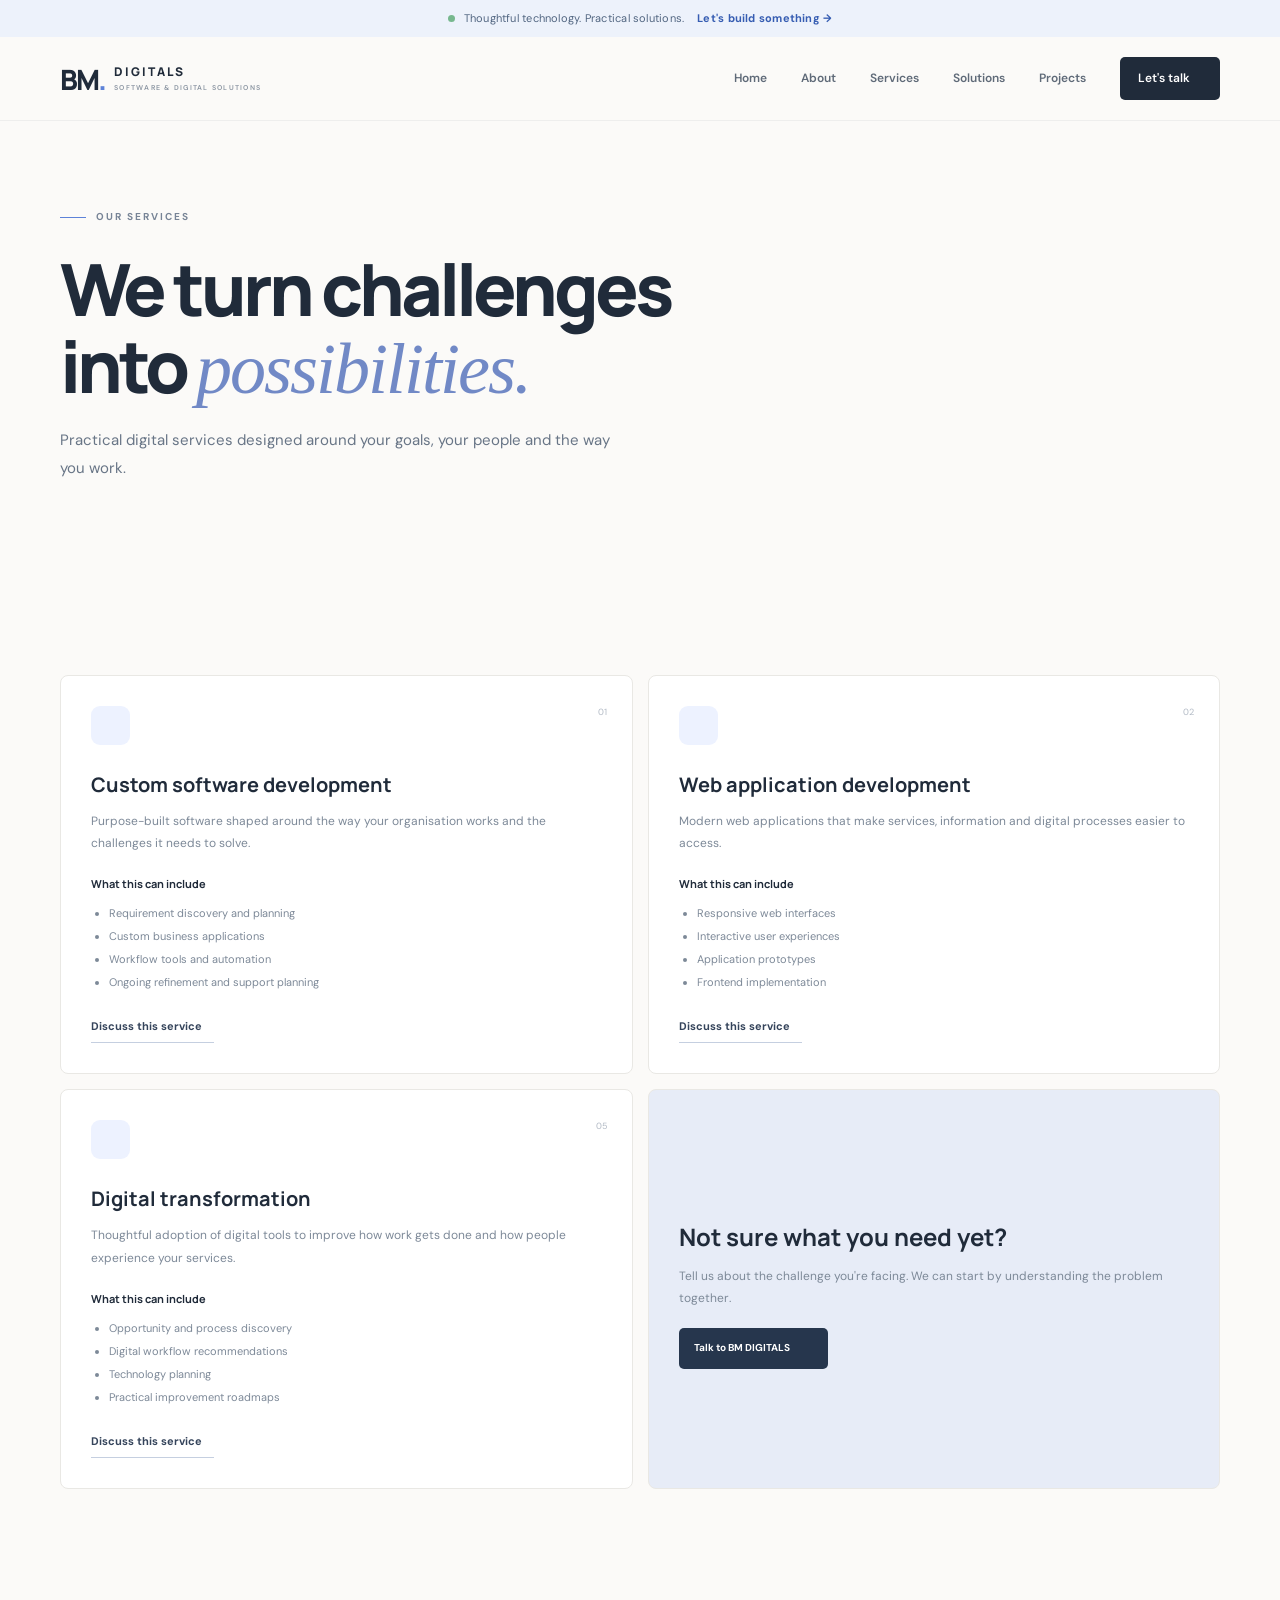
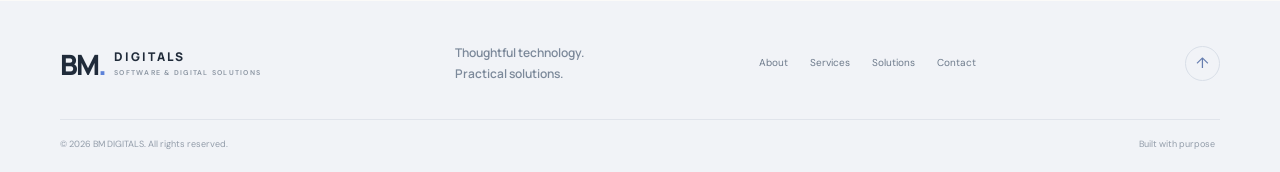
<file: services.html>
<!DOCTYPE html>
<html lang="en">
<head>
  <meta charset="UTF-8">
  <meta name="viewport" content="width=device-width, initial-scale=1.0">
  <meta name="description" content="Explore software development, web applications, business systems and digital transformation services.">
  <title>Services | BM DIGITALS</title>
  <link rel="preconnect" href="https://fonts.googleapis.com">
  <link rel="preconnect" href="https://fonts.gstatic.com" crossorigin>
  <link href="https://fonts.googleapis.com/css2?family=DM+Sans:wght@400;500;600;700&family=Manrope:wght@400;500;600;700;800&display=swap" rel="stylesheet">
  <link rel="stylesheet" href="css/style.css">
</head>
<body id="top">

  <div class="announcement">
    <span class="announcement-dot"></span> Thoughtful technology. Practical solutions. <a href="contact.html">Let's build something →</a>
  </div>

  <header class="site-header">
    <nav class="nav container" aria-label="Main navigation">
      <a class="brand" href="index.html">
        <span class="brand-mark">BM<span>.</span></span>
        <span class="brand-name">DIGITALS<small>SOFTWARE &amp; DIGITAL SOLUTIONS</small></span>
      </a>
      <button class="menu-toggle" aria-label="Open navigation" aria-expanded="false">
        <span></span><span></span>
      </button>
      <div class="nav-links">
        <a href="index.html">Home</a>
        <a href="about.html">About</a>
        <a href="services.html">Services</a>
        <a href="solutions.html">Solutions</a>
        <a href="projects.html">Projects</a>
        <a class="nav-cta" href="contact.html">Let's talk <span></span></a>
      </div>
    </nav>
  </header>

  <main>

    <section class="page-hero container">
      <div class="eyebrow"><span class="eyebrow-line"></span> OUR SERVICES</div>
      <h1>We turn challenges<br>into <span class="serif-accent">possibilities.</span></h1>
      <p>Practical digital services designed around your goals, your people and the way you work.</p>
    </section>

    <section class="section container">
      <div class="service-detail-grid">

        <article class="service-detail reveal">
          <div class="service-icon icon-blue"></div>
          <span class="card-number">01</span>
          <h2>Custom software development</h2>
          <p>Purpose-built software shaped around the way your organisation works and the challenges it needs to solve.</p>
          <h4>What this can include</h4>
          <ul>
            <li>Requirement discovery and planning</li>
            <li>Custom business applications</li>
            <li>Workflow tools and automation</li>
            <li>Ongoing refinement and support planning</li>
          </ul>
          <a class="underlined-link" href="contact.html">Discuss this service <span></span></a>
        </article>

        <article class="service-detail reveal">
          <div class="service-icon icon-blue"></div>
          <span class="card-number">02</span>
          <h2>Web application development</h2>
          <p>Modern web applications that make services, information and digital processes easier to access.</p>
          <h4>What this can include</h4>
          <ul>
            <li>Responsive web interfaces</li>
            <li>Interactive user experiences</li>
            <li>Application prototypes</li>
            <li>Frontend implementation</li>
          </ul>
          <a class="underlined-link" href="contact.html">Discuss this service <span></span></a>
        </article>


        <article class="service-detail reveal">
          <div class="service-icon icon-blue"></div>
          <span class="card-number">05</span>
          <h2>Digital transformation</h2>
          <p>Thoughtful adoption of digital tools to improve how work gets done and how people experience your services.</p>
          <h4>What this can include</h4>
          <ul>
            <li>Opportunity and process discovery</li>
            <li>Digital workflow recommendations</li>
            <li>Technology planning</li>
            <li>Practical improvement roadmaps</li>
          </ul>
          <a class="underlined-link" href="contact.html">Discuss this service <span></span></a>
        </article>

        <article class="service-detail service-detail-highlight">
          <div class="note-sun"></div>
          <h2>Not sure what you need yet?</h2>
          <p>Tell us about the challenge you're facing. We can start by understanding the problem together.</p>
          <a class="button button-dark" href="contact.html">Talk to BM DIGITALS <span></span></a>
        </article>

      </div>
    </section>

  </main>

  <footer class="footer">
    <div class="container footer-main">
      <a class="brand footer-brand" href="index.html">
        <span class="brand-mark">BM<span>.</span></span>
        <span class="brand-name">DIGITALS<small>SOFTWARE &amp; DIGITAL SOLUTIONS</small></span>
      </a>
      <p>Thoughtful technology.<br>Practical solutions.</p>
      <div class="footer-links">
        <a href="about.html">About</a>
        <a href="services.html">Services</a>
        <a href="solutions.html">Solutions</a>
        <a href="contact.html">Contact</a>
      </div>
      <a class="back-top" href="#top">↑</a>
    </div>
    <div class="container footer-bottom">
      <span>© <span class="year"></span> BM DIGITALS. All rights reserved.</span>
      <span>Built with purpose <b></b></span>
    </div>
  </footer>

  <script src="js/main.js"></script>

</body>
</html>
</file>
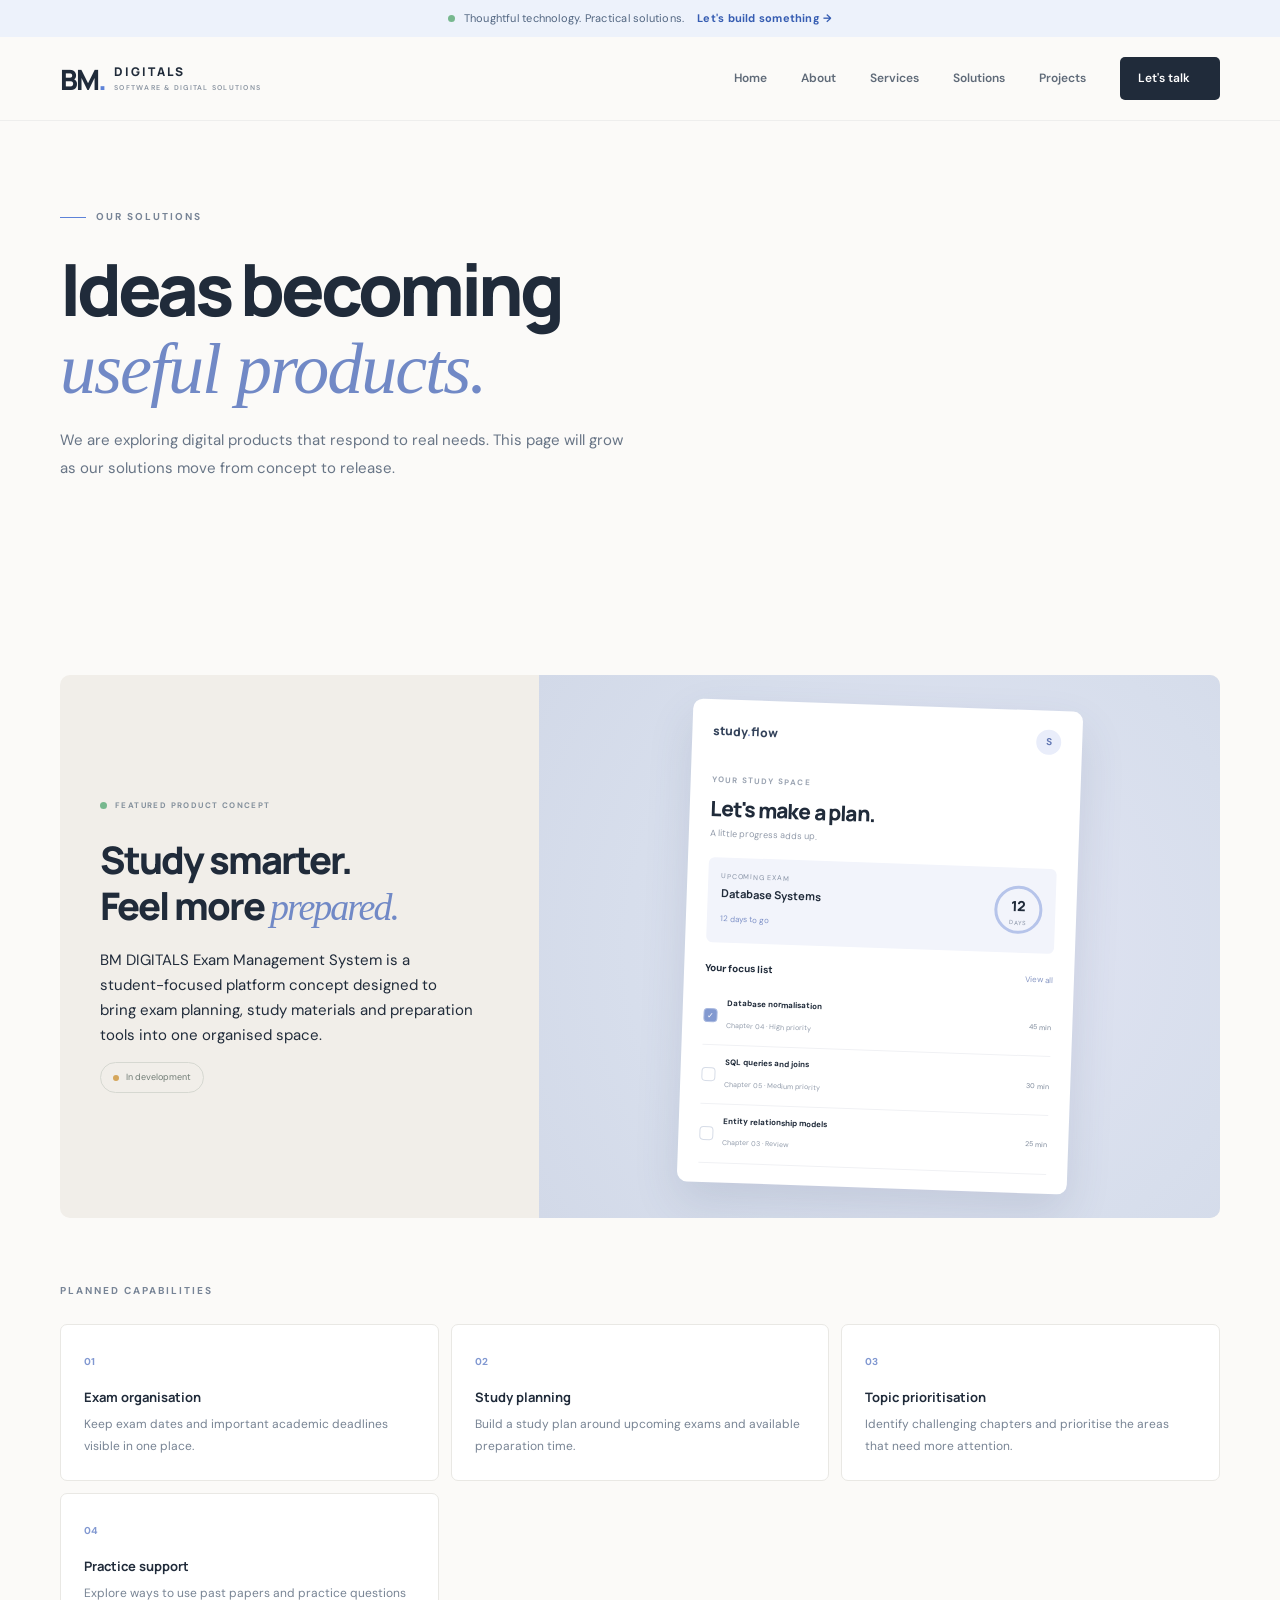
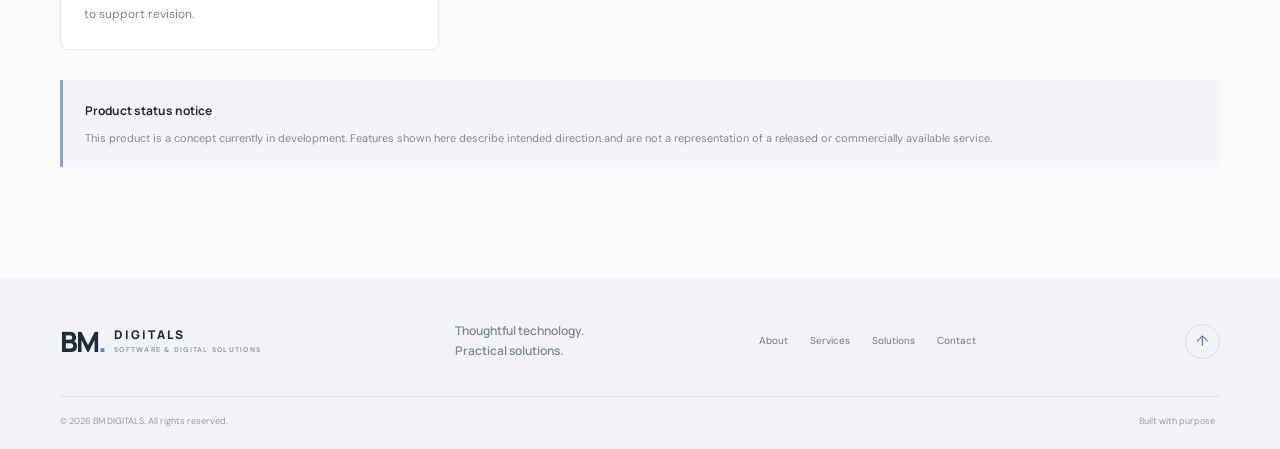
<file: solutions.html>
<!DOCTYPE html>
<html lang="en">
<head>
  <meta charset="UTF-8">
  <meta name="viewport" content="width=device-width, initial-scale=1.0">
  <meta name="description" content="Explore digital product concepts and software solutions from BM DIGITALS.">
  <title>Solutions | BM DIGITALS</title>
  <link rel="preconnect" href="https://fonts.googleapis.com">
  <link rel="preconnect" href="https://fonts.gstatic.com" crossorigin>
  <link href="https://fonts.googleapis.com/css2?family=DM+Sans:wght@400;500;600;700&family=Manrope:wght@400;500;600;700;800&display=swap" rel="stylesheet">
  <link rel="stylesheet" href="css/style.css">
</head>
<body id="top">

  <div class="announcement">
    <span class="announcement-dot"></span> Thoughtful technology. Practical solutions. <a href="contact.html">Let's build something →</a>
  </div>

  <header class="site-header">
    <nav class="nav container" aria-label="Main navigation">
      <a class="brand" href="index.html">
        <span class="brand-mark">BM<span>.</span></span>
        <span class="brand-name">DIGITALS<small>SOFTWARE &amp; DIGITAL SOLUTIONS</small></span>
      </a>
      <button class="menu-toggle" aria-label="Open navigation" aria-expanded="false">
        <span></span><span></span>
      </button>
      <div class="nav-links">
        <a href="index.html">Home</a>
        <a href="about.html">About</a>
        <a href="services.html">Services</a>
        <a href="solutions.html">Solutions</a>
        <a href="projects.html">Projects</a>
        <a class="nav-cta" href="contact.html">Let's talk <span></span></a>
      </div>
    </nav>
  </header>

  <main>

    <section class="page-hero container">
      <div class="eyebrow"><span class="eyebrow-line"></span> OUR SOLUTIONS</div>
      <h1>Ideas becoming<br><span class="serif-accent">useful products.</span></h1>
      <p>We are exploring digital products that respond to real needs. This page will grow as our solutions move from concept to release.</p>
    </section>

    <section class="section container">

      <div class="product-feature">
        <div class="product-feature-copy">
          <div class="product-label"><span></span> FEATURED PRODUCT CONCEPT</div>
          <h2>Study smarter.<br>Feel more <span class="serif-accent">prepared.</span></h2>
          <p class="muted">BM DIGITALS Exam Management System is a student-focused platform concept designed to bring exam planning, study materials and preparation tools into one organised space.</p>
          <span class="status-pill"><i></i> In development</span>
        </div>
        <div class="product-feature-art">
          <div class="mock-window">
            <div class="mock-top">
              <span class="mock-logo">study<span>.</span>flow</span>
              <span class="mock-avatar">S</span>
            </div>
            <div class="mock-welcome">
              <small>YOUR STUDY SPACE</small>
              <h3>Let's make a plan.</h3>
              <p>A little progress adds up.</p>
            </div>
            <div class="mock-stats">
              <div><small>UPCOMING EXAM</small><b>Database Systems</b><em>12 days to go</em></div>
              <div class="days-circle"><b>12</b><small>DAYS</small></div>
            </div>
            <div class="mock-task-head"><b>Your focus list</b><small>View all </small></div>
            <div class="mock-task">
              <span class="task-check">✓</span>
              <div><b>Database normalisation</b><small>Chapter 04 · High priority</small></div>
              <span class="task-time">45 min</span>
            </div>
            <div class="mock-task">
              <span class="task-empty"></span>
              <div><b>SQL queries and joins</b><small>Chapter 05 · Medium priority</small></div>
              <span class="task-time">30 min</span>
            </div>
            <div class="mock-task">
              <span class="task-empty"></span>
              <div><b>Entity relationship models</b><small>Chapter 03 · Review</small></div>
              <span class="task-time">25 min</span>
            </div>
          </div>
        </div>
      </div>

      <div class="section-kicker">PLANNED CAPABILITIES</div>
      <div class="feature-grid">
        <div class="feature-box"><span>01</span><h3>Exam organisation</h3><p>Keep exam dates and important academic deadlines visible in one place.</p></div>
        <div class="feature-box"><span>02</span><h3>Study planning</h3><p>Build a study plan around upcoming exams and available preparation time.</p></div>
        <div class="feature-box"><span>03</span><h3>Topic prioritisation</h3><p>Identify challenging chapters and prioritise the areas that need more attention.</p></div>
        <div class="feature-box"><span>04</span><h3>Practice support</h3><p>Explore ways to use past papers and practice questions to support revision.</p></div>
      </div>

      <div class="notice-box">
        <b>Product status notice</b>
        <p>This product is a concept currently in development. Features shown here describe intended direction and are not a representation of a released or commercially available service.</p>
      </div>

    </section>

  </main>

  <footer class="footer">
    <div class="container footer-main">
      <a class="brand footer-brand" href="index.html">
        <span class="brand-mark">BM<span>.</span></span>
        <span class="brand-name">DIGITALS<small>SOFTWARE &amp; DIGITAL SOLUTIONS</small></span>
      </a>
      <p>Thoughtful technology.<br>Practical solutions.</p>
      <div class="footer-links">
        <a href="about.html">About</a>
        <a href="services.html">Services</a>
        <a href="solutions.html">Solutions</a>
        <a href="contact.html">Contact</a>
      </div>
      <a class="back-top" href="#top">↑</a>
    </div>
    <div class="container footer-bottom">
      <span>© <span class="year"></span> BM DIGITALS. All rights reserved.</span>
      <span>Built with purpose <b></b></span>
    </div>
  </footer>

  <script src="js/main.js"></script>

</body>
</html>
</file>
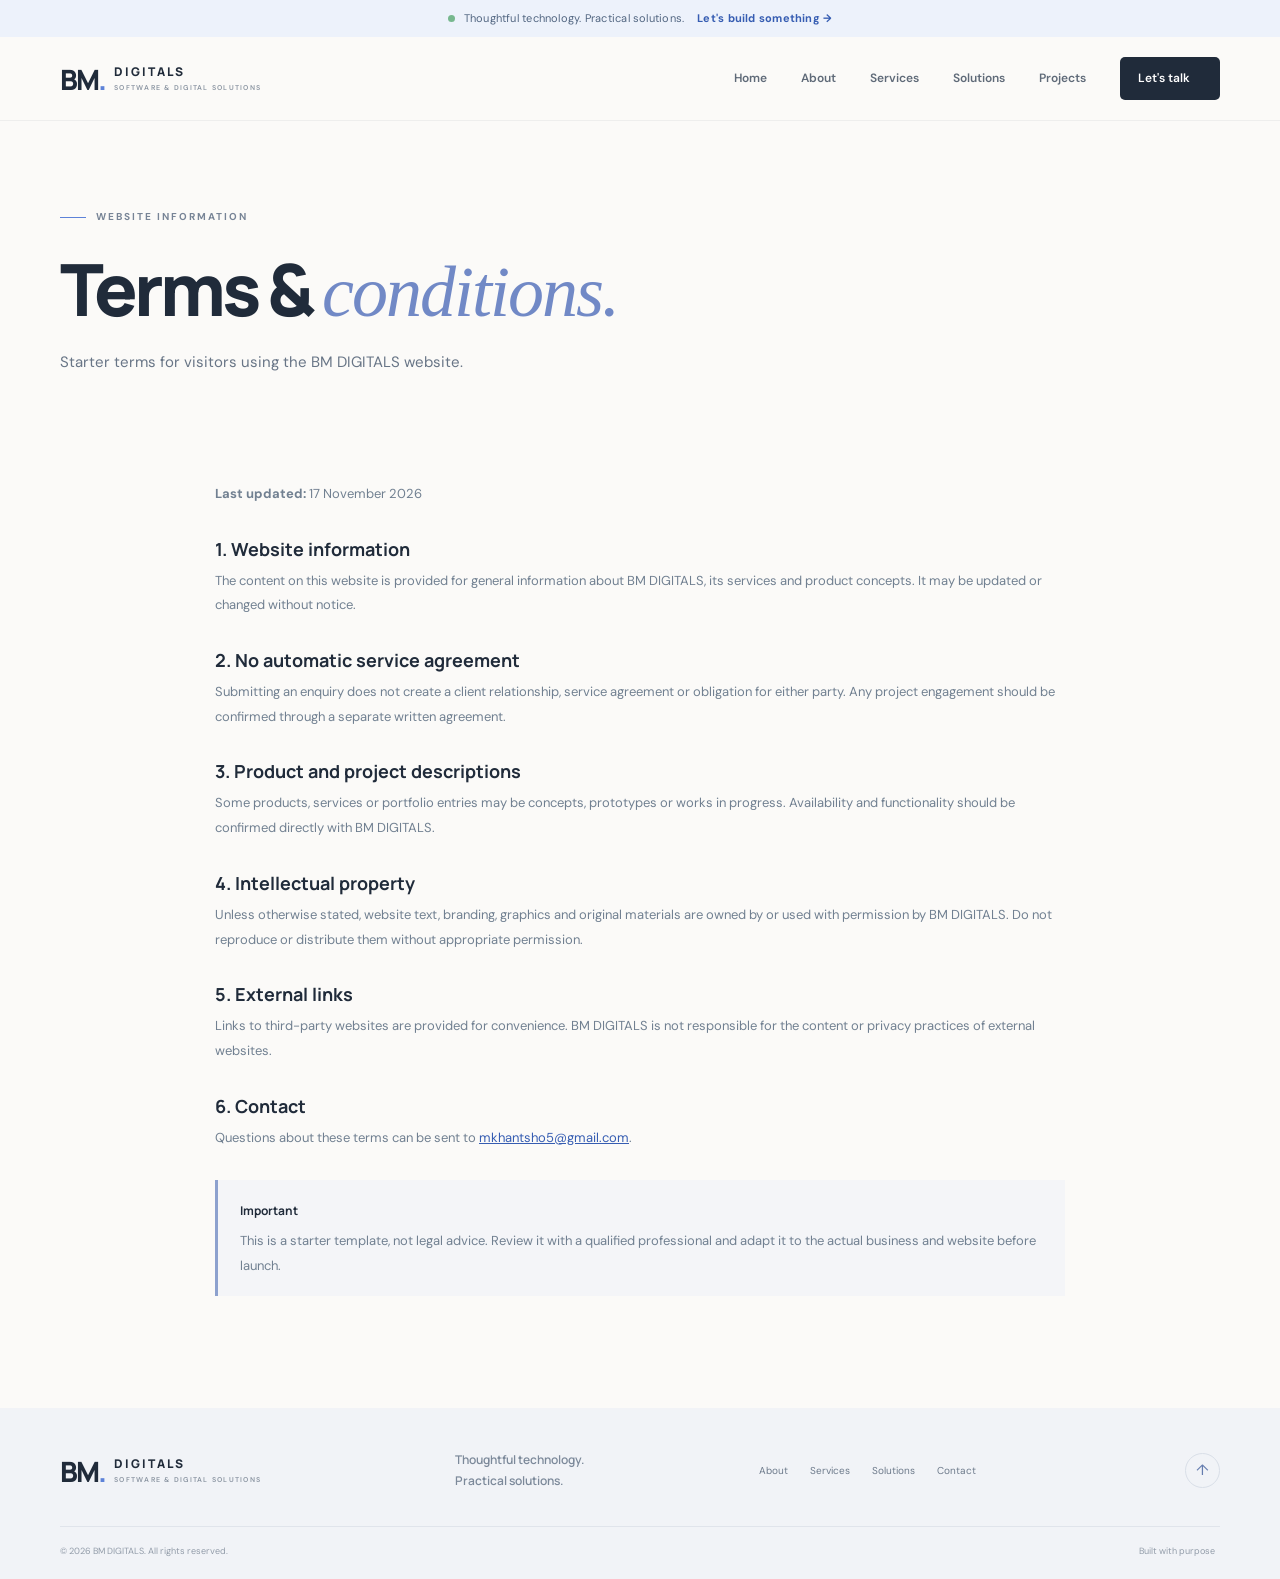
<file: terms.html>
<!DOCTYPE html>
<html lang="en">
<head>
  <meta charset="UTF-8">
  <meta name="viewport" content="width=device-width, initial-scale=1.0">
  <meta name="description" content="Starter terms and conditions for the BM DIGITALS website.">
  <title>Terms &amp; Conditions | BM DIGITALS</title>
  <link rel="preconnect" href="https://fonts.googleapis.com">
  <link rel="preconnect" href="https://fonts.gstatic.com" crossorigin>
  <link href="https://fonts.googleapis.com/css2?family=DM+Sans:wght@400;500;600;700&family=Manrope:wght@400;500;600;700;800&display=swap" rel="stylesheet">
  <link rel="stylesheet" href="css/style.css">
</head>
<body id="top">

  <div class="announcement">
    <span class="announcement-dot"></span> Thoughtful technology. Practical solutions. <a href="contact.html">Let's build something →</a>
  </div>

  <header class="site-header">
    <nav class="nav container" aria-label="Main navigation">
      <a class="brand" href="index.html">
        <span class="brand-mark">BM<span>.</span></span>
        <span class="brand-name">DIGITALS<small>SOFTWARE &amp; DIGITAL SOLUTIONS</small></span>
      </a>
      <button class="menu-toggle" aria-label="Open navigation" aria-expanded="false">
        <span></span><span></span>
      </button>
      <div class="nav-links">
        <a href="index.html">Home</a>
        <a href="about.html">About</a>
        <a href="services.html">Services</a>
        <a href="solutions.html">Solutions</a>
        <a href="projects.html">Projects</a>
        <a class="nav-cta" href="contact.html">Let's talk <span></span></a>
      </div>
    </nav>
  </header>

  <main>

    <section class="page-hero container">
      <div class="eyebrow"><span class="eyebrow-line"></span> WEBSITE INFORMATION</div>
      <h1>Terms &amp; <span class="serif-accent">conditions.</span></h1>
      <p>Starter terms for visitors using the BM DIGITALS website.</p>
    </section>

    <section class="section container legal-copy">
      <p><b>Last updated:</b> 17 November 2026</p>

      <h2>1. Website information</h2>
      <p>The content on this website is provided for general information about BM DIGITALS, its services and product concepts. It may be updated or changed without notice.</p>

      <h2>2. No automatic service agreement</h2>
      <p>Submitting an enquiry does not create a client relationship, service agreement or obligation for either party. Any project engagement should be confirmed through a separate written agreement.</p>

      <h2>3. Product and project descriptions</h2>
      <p>Some products, services or portfolio entries may be concepts, prototypes or works in progress. Availability and functionality should be confirmed directly with BM DIGITALS.</p>

      <h2>4. Intellectual property</h2>
      <p>Unless otherwise stated, website text, branding, graphics and original materials are owned by or used with permission by BM DIGITALS. Do not reproduce or distribute them without appropriate permission.</p>

      <h2>5. External links</h2>
      <p>Links to third-party websites are provided for convenience. BM DIGITALS is not responsible for the content or privacy practices of external websites.</p>

      <h2>6. Contact</h2>
      <p>Questions about these terms can be sent to <a href="mailto:mkhantsho5@gmail.com">mkhantsho5@gmail.com</a>.</p>

      <div class="notice-box">
        <b>Important</b>
        <p>This is a starter template, not legal advice. Review it with a qualified professional and adapt it to the actual business and website before launch.</p>
      </div>
    </section>

  </main>

  <footer class="footer">
    <div class="container footer-main">
      <a class="brand footer-brand" href="index.html">
        <span class="brand-mark">BM<span>.</span></span>
        <span class="brand-name">DIGITALS<small>SOFTWARE &amp; DIGITAL SOLUTIONS</small></span>
      </a>
      <p>Thoughtful technology.<br>Practical solutions.</p>
      <div class="footer-links">
        <a href="about.html">About</a>
        <a href="services.html">Services</a>
        <a href="solutions.html">Solutions</a>
        <a href="contact.html">Contact</a>
      </div>
      <a class="back-top" href="#top">↑</a>
    </div>
    <div class="container footer-bottom">
      <span>© <span class="year"></span> BM DIGITALS. All rights reserved.</span>
      <span>Built with purpose <b></b></span>
    </div>
  </footer>

  <script src="js/main.js"></script>

</body>
</html>
</file>
<file: css/style.css>
@import url('https://fonts.googleapis.com/css2?family=DM+Sans:wght@400;500;600;700&family=Manrope:wght@400;500;600;700;800&display=swap');

:root {
  --ink: #202b3a;
  --muted: #687586;
  --blue: #5d82d8;
  --blue-dark: #365db2;
  --paper: #fbfaf8;
  --line: #e9e8e4;
  --lav: #eeeaff;
  --mint: #e5f3eb;
  --peach: #fff0e7;
  --yellow: #f8f0d8;
  --white: #fff;
  --navy: #202d42
}

* { box-sizing: border-box }

html {
  scroll-behavior: smooth;
  scroll-padding-top: 95px
}

body {
  margin: 0;
  background: var(--paper);
  color: var(--ink);
  font-family: 'DM Sans', sans-serif;
  font-size: 15px;
  line-height: 1.65
}

a {
  color: inherit;
  text-decoration: none
}

button, input, select, textarea {
  font: inherit
}

.container {
  width: min(1160px, calc(100% - 48px));
  margin-inline: auto
}

.section {
  padding: 112px 0
}

.announcement {
  height: 37px;
  background: #edf2fb;
  color: #526681;
  display: flex;
  align-items: center;
  justify-content: center;
  gap: 9px;
  font-size: 11px;
  letter-spacing: .02em
}

.announcement a {
  font-weight: 700;
  color: var(--blue-dark);
  margin-left: 4px
}

.announcement-dot, .product-label span {
  width: 7px;
  height: 7px;
  background: #77b88e;
  border-radius: 50%;
  display: inline-block
}

.site-header {
  height: 84px;
  background: rgba(251, 250, 248, .92);
  backdrop-filter: blur(16px);
  position: sticky;
  top: 0;
  z-index: 20;
  border-bottom: 1px solid rgba(32, 43, 58, .06)
}

.nav {
  height: 100%;
  display: flex;
  align-items: center;
  justify-content: space-between
}

.brand {
  display: flex;
  align-items: center;
  gap: 9px
}

.brand-mark {
  font: 800 28px Manrope, sans-serif;
  letter-spacing: -2px;
  color: var(--ink)
}

.brand-mark span {
  color: var(--blue)
}

.brand-name {
  font: 800 12px Manrope, sans-serif;
  letter-spacing: 2px;
  line-height: 1.15
}

.brand-name small {
  display: block;
  font: 600 7px 'DM Sans', sans-serif;
  letter-spacing: 1.25px;
  color: #8b95a2;
  margin-top: 4px
}

.nav-links {
  display: flex;
  align-items: center;
  gap: 34px;
  font-size: 12px;
  font-weight: 600;
  color: #5f6a78
}

.nav-links > a:not(.nav-cta):hover {
  color: var(--blue-dark)
}

.nav-cta {
  padding: 12px 18px;
  background: var(--ink);
  color: #fff;
  border-radius: 5px
}

.nav-cta span {
  margin-left: 12px;
  color: #a9c0fa
}

.menu-toggle {
  display: none;
  background: none;
  border: 0
}

.hero {
  min-height: 640px;
  display: grid;
  grid-template-columns: 1fr 1fr;
  align-items: center;
  gap: 50px;
  padding-top: 72px;
  padding-bottom: 85px
}

.eyebrow, .section-kicker {
  font-size: 10px;
  font-weight: 700;
  letter-spacing: 2px;
  color: #778496;
  display: flex;
  align-items: center;
  gap: 10px
}

.eyebrow-line {
  height: 1px;
  width: 26px;
  background: var(--blue)
}

h1, h2, h3, p {
  margin-top: 0
}

.hero h1 {
  font: 800 clamp(48px, 6vw, 76px)/1.08 Manrope, sans-serif;
  letter-spacing: -4.5px;
  margin: 25px 0 22px;
  color: #202c3d
}

.gradient-text {
  background: linear-gradient(100deg, #668bdf, #9b8bd7);
  -webkit-background-clip: text;
  background-clip: text;
  color: transparent
}

.hero-description {
  max-width: 475px;
  color: var(--muted);
  font-size: 16px;
  line-height: 1.85
}

.hero-actions {
  display: flex;
  align-items: center;
  gap: 27px;
  margin-top: 32px
}

.button {
  display: inline-flex;
  align-items: center;
  justify-content: center;
  gap: 23px;
  padding: 15px 20px;
  border: 0;
  border-radius: 5px;
  font-weight: 700;
  font-size: 12px;
  cursor: pointer;
  transition: .25s
}

.button:hover {
  transform: translateY(-3px);
  box-shadow: 0 10px 25px #293b5a20
}

.button-primary {
  background: var(--blue);
  color: white
}

.button-primary span, .button-light span {
  font-size: 16px
}

.text-link {
  font-size: 12px;
  font-weight: 700
}

.text-link span {
  color: var(--blue);
  margin-left: 6px
}

.hero-note {
  font-size: 11px;
  color: #8993a0;
  margin-top: 48px
}

.note-icon {
  color: #d39d61;
  font-size: 17px;
  margin-right: 7px
}

.hero-art {
  height: 470px;
  position: relative;
  display: flex;
  align-items: center;
  justify-content: center
}

.art-glow {
  position: absolute;
  width: 360px;
  height: 360px;
  border-radius: 50%;
  background: radial-gradient(circle, #dce6fb 0%, #e9e9fa 45%, transparent 72%);
  filter: blur(5px)
}

.art-orbit {
  position: absolute;
  border: 1px solid #d6dfef;
  border-radius: 50%;
  transform: rotate(-28deg)
}

.orbit-one {
  width: 480px;
  height: 220px
}

.orbit-two {
  width: 430px;
  height: 300px;
  transform: rotate(48deg);
  border-color: #e4dff4
}

.dashboard-card {
  z-index: 2;
  width: min(390px, 90%);
  background: #fff;
  border: 1px solid #e9edf3;
  border-radius: 13px;
  padding: 22px;
  box-shadow: 0 25px 65px #384c7020;
  transform: rotate(-3deg)
}

.dashboard-top, .dashboard-footer, .progress-label, .mock-top, .mock-task-head {
  display: flex;
  justify-content: space-between;
  align-items: center
}

.mini-brand {
  font: 800 10px Manrope;
  letter-spacing: 1px
}

.mini-brand span {
  color: var(--blue);
  font-size: 15px;
  margin-right: 4px
}

.window-dots {
  display: flex;
  gap: 4px
}

.window-dots i {
  width: 5px;
  height: 5px;
  border-radius: 50%;
  background: #d9dce5
}

.dashboard-heading {
  display: flex;
  justify-content: space-between;
  align-items: center;
  margin: 32px 0 24px
}

.dashboard-heading small, .mock-welcome small {
  font-size: 8px;
  letter-spacing: 1.4px;
  color: #9ba4b2;
  font-weight: 700
}

.dashboard-heading h3 {
  font: 800 25px Manrope;
  letter-spacing: -1px;
  margin: 5px 0
}

.sparkle {
  font-size: 30px;
  color: #8c9fe0
}

.progress-label {
  font-size: 9px;
  color: #7c8797;
  margin-bottom: 8px
}

.progress-label b {
  color: #6a9b7b
}

.progress-track {
  height: 6px;
  border-radius: 10px;
  background: #edf0f5;
  overflow: hidden
}

.progress-track span {
  display: block;
  width: 68%;
  height: 100%;
  background: linear-gradient(90deg, #7697e2, #b3a6e7);
  border-radius: 10px
}

.dashboard-grid {
  display: grid;
  grid-template-columns: repeat(3, 1fr);
  gap: 9px;
  margin-top: 22px
}

.dash-tile {
  padding: 12px 10px;
  border-radius: 7px;
  display: flex;
  flex-direction: column
}

.tile-blue {
  background: #edf2ff
}

.tile-lilac {
  background: #f2efff
}

.tile-peach {
  background: #fff2e9
}

.tile-icon {
  font-size: 17px;
  margin-bottom: 12px;
  color: #687fc0
}

.dash-tile small {
  font-size: 7px;
  letter-spacing: 1px;
  color: #8b96a7
}

.dash-tile b {
  font: 700 10px Manrope;
  margin-top: 2px
}

.dashboard-footer {
  font-size: 9px;
  color: #8a95a3;
  margin-top: 20px
}

.footer-pulse {
  width: 6px;
  height: 6px;
  background: #7cbd96;
  border-radius: 50%;
  margin-right: -40%;
}

.footer-arrow {
  font-size: 15px;
  color: var(--blue)
}

.floating-tag {
  position: absolute;
  z-index: 3;
  background: #fff;
  padding: 10px 14px;
  border-radius: 6px;
  box-shadow: 0 8px 25px #35466318;
  font-size: 10px;
  font-weight: 700;
  color: #59677b
}

.tag-top {
  top: 48px;
  right: 4px
}

.tag-dot {
  display: inline-block;
  width: 6px;
  height: 6px;
  background: #7bb58c;
  border-radius: 50%;
  margin-right: 7px
}

.tag-bottom {
  bottom: 48px;
  left: 2px
}

.tag-star {
  color: #d4a45c;
  margin-right: 6px
}

.art-caption {
  position: absolute;
  bottom: 5px;
  right: 12px;
  font-size: 8px;
  letter-spacing: 2px;
  color: #a3adba
}

.trust-strip {
  background: #f1f3f7;
  border-block: 1px solid #e9edf2
}

.trust-inner {
  min-height: 74px;
  display: flex;
  align-items: center;
  justify-content: space-between;
  gap: 15px
}

.trust-inner > span {
  font-size: 9px;
  letter-spacing: 1.5px;
  color: #9aa4b2;
  font-weight: 700
}

.trust-inner b {
  font-size: 11px;
  color: #637083
}

.trust-inner i {
  height: 4px;
  width: 4px;
  border-radius: 50%;
  background: #b6c2d3
}

.about-section {
  padding-top: 125px;
  padding-bottom: 125px
}

.about-grid {
  display: grid;
  grid-template-columns: 1fr 1fr;
  gap: 100px;
  margin-top: 28px
}

.section-title {
  font: 800 clamp(34px, 4.3vw, 51px)/1.18 Manrope;
  letter-spacing: -2.5px;
  margin: 0;
  color: #263347
}

.serif-accent {
  font-family: Georgia, serif;
  font-weight: 400;
  font-style: italic;
  color: #7189c6;
  letter-spacing: -2px
}

.about-copy {
  max-width: 490px;
  color: #748091;
  font-size: 14px;
  line-height: 1.9
}

.about-copy p + p {
  margin-top: 12px
}

.underlined-link {
  display: inline-block;
  margin-top: 12px;
  padding-bottom: 7px;
  border-bottom: 1px solid #c5cfe0;
  font-size: 11px;
  font-weight: 700;
  color: #35445b
}

.underlined-link span {
  color: var(--blue);
  margin-left: 12px
}

.values-row {
  display: grid;
  grid-template-columns: repeat(3, 1fr);
  gap: 30px;
  margin-top: 76px;
  padding-top: 28px;
  border-top: 1px solid var(--line)
}

.values-row div {
  display: grid;
  grid-template-columns: 35px 1fr;
  column-gap: 10px
}

.values-row span {
  grid-row: span 2;
  color: #8da1ce;
  font-size: 10px;
  font-weight: 700
}

.values-row b {
  font: 700 12px Manrope
}

.values-row small {
  font-size: 10px;
  color: #8993a0;
  margin-top: 5px
}

.services-section, .process-section {
  background: #f1f3f7
}

.section-heading-row {
  display: flex;
  justify-content: space-between;
  align-items: end;
  margin: 25px 0 42px
}

.section-intro {
  max-width: 340px;
  color: #788494;
  font-size: 13px;
  line-height: 1.85;
  margin: 0 30px 4px 0
}

.service-grid {
  display: grid;
  grid-template-columns: repeat(3, 1fr);
  gap: 14px
}

.service-card {
  min-height: 260px;
  background: #fff;
  border: 1px solid #e8ebf0;
  border-radius: 8px;
  padding: 25px;
  position: relative;
  transition: .25s
}

.service-card:hover {
  transform: translateY(-5px);
  box-shadow: 0 15px 35px #2e426315
}

.service-icon {
  width: 39px;
  height: 39px;
  border-radius: 9px;
  display: grid;
  place-items: center;
  font-size: 20px;
  margin-bottom: 26px
}

.icon-blue {
  background: #edf2ff;
  color: #6382cb
}

.icon-lilac {
  background: #f0edff;
  color: #8a79c6
}

.icon-peach {
  background: #fff0e8;
  color: #c28c69
}

.icon-mint {
  background: #e9f5ed;
  color: #6a9b7a
}

.icon-yellow {
  background: #faf3df;
  color: #bd9a4c
}

.card-number {
  position: absolute;
  right: 25px;
  top: 29px;
  font-size: 9px;
  color: #b2bac5
}

.service-card h3 {
  font: 700 17px Manrope;
  letter-spacing: -.5px;
  margin-bottom: 10px
}

.service-card p {
  font-size: 11px;
  color: #84909e;
  line-height: 1.8;
  min-height: 58px
}

.service-card > a:not(.button) {
  font-size: 10px;
  font-weight: 700;
  color: #536c9d
}

.service-card > a span {
  margin-left: 9px;
  color: #7892ce
}

.service-card-note {
  background: #e5eaf6;
  border-color: #e5eaf6;
  display: flex;
  flex-direction: column;
  align-items: flex-start;
  justify-content: center
}

.note-sun {
  font-size: 27px;
  color: #8398ca;
  margin-bottom: 10px
}

.service-card-note h3 {
  font-size: 19px
}

.service-card-note p {
  min-height: 0;
  max-width: 240px
}

.button-dark {
  background: #26364d;
  color: white;
  margin-top: 7px;
  padding: 12px 15px;
  font-size: 10px
}

.solutions-section {
  padding-top: 120px;
  padding-bottom: 120px
}

.solution-panel {
  margin-top: 28px;
  border-radius: 12px;
  background: #f1eee9;
  display: grid;
  grid-template-columns: .95fr 1.05fr;
  overflow: hidden;
  min-height: 510px
}

.solution-copy {
  padding: 58px 25px 55px 55px
}

.product-label {
  font-size: 8px;
  letter-spacing: 1.4px;
  font-weight: 700;
  color: #84909c;
  display: flex;
  align-items: center;
  gap: 8px
}

.solution-copy h2 {
  font: 800 38px/1.2 Manrope;
  letter-spacing: -2px;
  margin: 27px 0 18px
}

.solution-copy > p {
  font-size: 12px;
  color: #77818e;
  line-height: 1.9;
  max-width: 400px
}

.feature-list {
  padding: 0;
  list-style: none;
  margin: 24px 0
}

.feature-list li {
  font-size: 11px;
  color: #526174;
  margin: 10px 0
}

.feature-list span {
  color: #6ba27c;
  font-weight: 700;
  margin-right: 9px
}

.status-pill {
  display: inline-flex;
  align-items: center;
  gap: 7px;
  border: 1px solid #d6d8d1;
  border-radius: 30px;
  padding: 7px 12px;
  font-size: 9px;
  color: #727d76
}

.status-pill i {
  width: 6px;
  height: 6px;
  border-radius: 50%;
  background: #d5a65b
}

.product-visual {
  background: radial-gradient(circle at 60% 50%, #e1e4f3, #d7deec 65%, #d2d9e8);
  display: flex;
  align-items: center;
  justify-content: center;
  position: relative;
  padding: 35px
}

.mock-window {
  width: min(390px, 100%);
  background: #fff;
  border-radius: 10px;
  padding: 19px 21px;
  box-shadow: 0 20px 45px #3d4e7024;
  transform: rotate(2deg)
}

.mock-logo {
  font: 800 12px Manrope;
  color: #33425a
}

.mock-logo span {
  color: #8294ce
}

.mock-avatar {
  width: 25px;
  height: 25px;
  background: #e9edfa;
  border-radius: 50%;
  display: grid;
  place-items: center;
  color: #6479b4;
  font-size: 10px;
  font-weight: 700
}

.mock-welcome {
  margin: 22px 0 16px
}

.mock-welcome h3 {
  font: 800 21px Manrope;
  letter-spacing: -.8px;
  margin: 4px 0
}

.mock-welcome p {
  font-size: 9px;
  color: #929baa;
  margin: 0
}

.mock-stats {
  padding: 13px;
  background: #f2f4fb;
  border-radius: 6px;
  display: flex;
  align-items: center;
  justify-content: space-between
}

.mock-stats small {
  display: block;
  font-size: 7px;
  color: #8792a5;
  letter-spacing: .8px
}

.mock-stats b {
  font: 700 11px Manrope;
  display: block;
  margin: 4px 0
}

.mock-stats em {
  font-size: 8px;
  color: #7e91c7;
  font-style: normal
}

.days-circle {
  width: 48px;
  height: 48px;
  border: 3px solid #b6c4ea;
  border-radius: 50%;
  display: flex;
  flex-direction: column;
  align-items: center;
  justify-content: center
}

.days-circle b {
  font: 800 14px Manrope
}

.days-circle small {
  font-size: 6px
}

.mock-task-head {
  font-size: 10px;
  margin: 18px 0 10px
}

.mock-task-head small {
  color: #8797c3;
  font-size: 8px
}

.mock-task {
  display: flex;
  align-items: center;
  gap: 9px;
  padding: 10px 0;
  border-bottom: 1px solid #f0f1f4
}

.task-check, .task-empty {
  width: 14px;
  height: 14px;
  border: 1px solid #a8b8df;
  border-radius: 4px;
  display: grid;
  place-items: center;
  color: #fff;
  background: #8299d0;
  font-size: 8px
}

.task-empty {
  background: white;
  border-color: #d6dce7
}

.mock-task div {
  flex: 1
}

.mock-task b {
  font-size: 8px;
  display: block
}

.mock-task small {
  font-size: 7px;
  color: #929cab
}

.task-time {
  font-size: 7px;
  color: #7d899a
}

.mock-bottom {
  display: flex;
  justify-content: space-between;
  color: #8294c7;
  font-size: 8px;
  margin-top: 14px
}

.visual-sticker {
  position: absolute;
  right: 24px;
  bottom: 32px;
  background: #fff;
  padding: 12px 16px;
  border-radius: 6px;
  box-shadow: 0 8px 25px #35466318;
  font: 700 11px Manrope;
  transform: rotate(-5deg)
}

.visual-sticker span {
  color: #d2a05c;
  margin-left: 7px
}

.process-section {
  padding: 110px 0
}

.process-steps {
  display: grid;
  grid-template-columns: repeat(4, 1fr);
  gap: 24px;
  margin-top: 60px
}

.process-step > span {
  font: 700 11px Manrope;
  color: #8198d1
}

.process-line {
  height: 1px;
  background: #d9dfe9;
  margin: 15px 0 22px;
  position: relative
}

.process-line:before {
  content: '';
  position: absolute;
  left: 0;
  top: -3px;
  width: 7px;
  height: 7px;
  background: #7c96d0;
  border-radius: 50%
}

.process-step h3 {
  font: 700 16px Manrope;
  margin-bottom: 8px
}

.process-step p {
  font-size: 11px;
  color: #84909d;
  max-width: 190px;
  line-height: 1.8
}

.contact-section {
  padding: 100px 0;
  background: #f8f7f4
}

.contact-panel {
  background: #26364d;
  border-radius: 12px;
  padding: 62px;
  display: grid;
  grid-template-columns: .9fr 1.1fr;
  gap: 65px;
  color: #fff
}

.light-kicker {
  color: #aab8ce
}

.contact-copy h2 {
  font: 800 43px/1.2 Manrope;
  letter-spacing: -2px;
  margin: 25px 0 17px
}

.contact-copy h2 span {
  font-family: Georgia, serif;
  font-weight: 400;
  font-style: italic;
  color: #aebde8
}

.contact-copy > p {
  font-size: 12px;
  color: #c0c9d6;
  line-height: 1.9;
  max-width: 330px
}

.contact-email {
  display: inline-block;
  margin-top: 30px;
  padding-bottom: 7px;
  border-bottom: 1px solid #687990;
  font-size: 12px;
  font-weight: 700
}

.contact-email span {
  margin-left: 12px;
  color: #b4c4f0
}

.contact-form {
  display: flex;
  flex-direction: column;
  gap: 15px
}

.form-row {
  display: grid;
  grid-template-columns: 1fr 1fr;
  gap: 13px
}

.contact-form label {
  display: flex;
  flex-direction: column;
  gap: 7px;
  font-size: 10px;
  color: #dce3ee;
  font-weight: 600
}

.contact-form input, .contact-form select, .contact-form textarea {
  width: 100%;
  border: 1px solid #506079;
  background: #31435c;
  color: #fff;
  border-radius: 4px;
  padding: 12px;
  font-size: 10px;
  outline: none
}

.contact-form input::placeholder, .contact-form textarea::placeholder {
  color: #a2afc1
}

.contact-form select {
  color: #dce3ee
}

.contact-form textarea {
  resize: vertical
}

.contact-form input:focus, .contact-form select:focus, .contact-form textarea:focus {
  border-color: #a9bce9
}

.button-light {
  align-self: flex-start;
  background: #fff;
  color: #28374d;
  padding: 13px 17px
}

.form-note {
  font-size: 9px;
  color: #aeb9c9;
  margin: 0;
  line-height: 1.6
}

.footer {
  background: #f1f3f7;
  padding: 42px 0 20px
}

.footer-main {
  display: grid;
  grid-template-columns: 1.3fr 1fr 1.4fr auto;
  align-items: center;
  padding-bottom: 35px
}

.footer-main > p {
  font: 600 12px/1.7 Manrope;
  color: #7c899a;
  margin: 0
}

.footer-links {
  display: flex;
  gap: 22px;
  font-size: 10px;
  color: #6d7a8b
}

.footer-links a:hover {
  color: var(--blue-dark)
}

.back-top {
  width: 35px;
  height: 35px;
  border: 1px solid #d9dfe8;
  border-radius: 50%;
  display: grid;
  place-items: center;
  color: #657daF
}

.footer-bottom {
  border-top: 1px solid #e0e4eb;
  padding-top: 17px;
  display: flex;
  justify-content: space-between;
  color: #929ca9;
  font-size: 9px
}

.footer-bottom b {
  color: #d0a05c;
  margin-left: 5px
}

.reveal {
  opacity: 0;
  transform: translateY(18px);
  transition: opacity .7s ease, transform .7s ease
}

.reveal.visible {
  opacity: 1;
  transform: translateY(0)
}

/* ---- BRAND LOGO BAND ---- */
.brand-band {
  padding: 0 0 40px;
  background: var(--paper);
}

.about-brand-mark {
  display: flex;
  justify-content: center;
  align-items: center;
  width: 100%;
  margin: 0 auto;
}

.about-brand-mark img {
  display: block;
  width: 100%;
  max-width: 480px;
  height: auto;
  object-fit: contain;
  image-rendering: -webkit-optimize-contrast;
}
/* ---- END BRAND LOGO BAND ---- */

@media(max-width: 900px) {
  .nav-links { gap: 19px }
  .hero { gap: 15px }
  .hero h1 { font-size: 58px }
  .about-grid { gap: 45px }
  .contact-panel { padding: 45px; gap: 35px }
  .footer-main { grid-template-columns: 1fr 1fr; gap: 25px }
  .footer-links { grid-column: 1/-1; grid-row: 2 }
  .back-top { grid-column: 2; grid-row: 1; justify-self: end }
  .about-brand-mark img { max-width: 400px; }
}

@media(max-width: 680px) {
  .container { width: min(100% - 36px, 520px) }
  .section { padding: 78px 0 }
  .announcement { font-size: 9px; padding: 0 10px }
  .site-header { height: 70px }
  .menu-toggle { display: flex; flex-direction: column; gap: 6px; padding: 10px }
  .menu-toggle span { width: 22px; height: 2px; background: var(--ink); display: block }
  .nav-links { display: none; position: absolute; top: 69px; left: 0; right: 0; background: #fbfaf8; padding: 20px 24px 25px; border-bottom: 1px solid var(--line); flex-direction: column; align-items: stretch; gap: 18px }
  .nav-links.open { display: flex }
  .nav-cta { text-align: center }

  .hero { grid-template-columns: 1fr; padding-top: 65px; padding-bottom: 45px; gap: 10px }
  .hero h1 { font-size: clamp(48px, 13vw, 67px); letter-spacing: -3.5px }
  .hero-description { font-size: 14px }
  .hero-note { margin-top: 30px }
  .hero-art { height: 390px; margin-top: 5px }
  .dashboard-card { width: 340px; max-width: 88% }
  .orbit-one { width: 370px }
  .orbit-two { width: 340px }

  .tag-top { right: 0; top: 28px }
  .tag-bottom { left: 0; bottom: 30px }
  .trust-inner { padding: 18px 0; justify-content: center; flex-wrap: wrap; gap: 10px 13px }
  .trust-inner > span { width: 100%; text-align: center }
  .trust-inner b { font-size: 9px }
  .about-grid { grid-template-columns: 1fr; gap: 22px }
  .section-title { font-size: 38px }
  .values-row { grid-template-columns: 1fr; gap: 18px; margin-top: 45px }
  .values-row div { grid-template-columns: 30px 1fr }

  .section-heading-row { display: block }
  .section-intro { margin: 22px 0 0 }
  .service-grid { grid-template-columns: 1fr }
  .service-card { min-height: 230px }
  .service-card p { min-height: 0 }

  .solution-panel { grid-template-columns: 1fr }
  .solution-copy { padding: 38px 27px }
  .solution-copy h2 { font-size: 33px }

  .product-visual { min-height: 420px; padding: 30px 17px }
  .mock-window { max-width: 360px }
  .visual-sticker { right: 10px; bottom: 17px }
  .process-steps { grid-template-columns: 1fr 1fr; gap: 25px 18px; margin-top: 40px }

  .contact-section { padding: 65px 0 }
  .contact-panel { grid-template-columns: 1fr; padding: 35px 24px; gap: 35px }
  .contact-copy h2 { font-size: 38px }

  .form-row { grid-template-columns: 1fr }
  .footer-main { grid-template-columns: 1fr auto; gap: 20px }
  .footer-main > p { grid-column: 1/-1; grid-row: 2 }
  .footer-links { grid-column: 1/-1; grid-row: 3; flex-wrap: wrap }
  .back-top { grid-column: 2; grid-row: 1 }
  .footer-bottom { gap: 12px; flex-wrap: wrap; font-size: 8px }

  .brand-band { padding: 0 0 30px; }
  .about-brand-mark img { max-width: 320px; }
}

@media(prefers-reduced-motion: reduce) {
  html { scroll-behavior: auto }
  *, *:before, *:after { transition: none !important; animation: none !important }
  .reveal { opacity: 1; transform: none }
}

/* Multi-page layouts */
.page-hero { padding: 88px 0 65px }
.page-hero h1 { font: 800 clamp(48px, 6vw, 72px)/1.08 Manrope; letter-spacing: -4px; margin: 24px 0 18px }
.page-hero > p { max-width: 570px; color: #687586; font-size: 15px; line-height: 1.85 }

.mission-grid { display: grid; grid-template-columns: 1fr 1fr; gap: 15px; margin: 65px 0 }
.mission-card { padding: 34px; background: #f1f3f7; border-radius: 9px }
.mission-card-blue { background: #e9edfa }
.mission-card > span { font-size: 9px; letter-spacing: 1.5px; color: #7889ad; font-weight: 700 }
.mission-card h3 { font: 800 23px/1.3 Manrope; max-width: 360px; margin: 18px 0 12px }
.mission-card p, .value-card p, .feature-box p { font-size: 12px; color: #788494; line-height: 1.8; margin: 0 }
.smaller-title { font-size: 36px; margin: 20px 0 30px }

.values-grid, .feature-grid { display: grid; grid-template-columns: repeat(3, 1fr); gap: 12px; margin-top: 25px }
.value-card, .feature-box { background: #fff; border: 1px solid #e9e8e4; border-radius: 7px; padding: 23px }
.value-card b, .feature-box h3 { font: 700 13px Manrope }
.value-card p { margin-top: 12px }

.founder-section { background: #f1f3f7 }
.founder-grid { display: grid; grid-template-columns: .8fr 1.2fr; align-items: center; gap: 75px }

/* ---- FOUNDER IMAGE FIX ---- */
.founder-placeholder {
  position: relative;
  height: 340px;
  border-radius: 10px;
  background: linear-gradient(145deg, #dce5f7, #eee9f8);
  display: flex;
  flex-direction: column;
  align-items: center;
  justify-content: center;
  color: #8296c9;
  overflow: hidden;
}

.founder-placeholder span { font: 800 80px Manrope; letter-spacing: -8px }

.founder-photo {
  width: 100%;
  height: 100%;
  object-fit: cover;
  object-position: center 20%;
  border-radius: 10px;
  display: block;
}

.founder-placeholder small {
  position: absolute;
  bottom: 12px;
  left: 0;
  right: 0;
  text-align: center;
  color: #fff;
  text-shadow: 0 1px 6px rgba(0, 0, 0, .55);
  font-size: 8px;
  letter-spacing: 2px;
  margin: 0;
}
/* ---- END FOUNDER IMAGE FIX ---- */

.founder-copy p { font-size: 13px; color: #788494; line-height: 1.9; margin-top: 20px }
.founder-copy h3 { font: 700 14px Manrope; margin: 24px 0 0 }

.cta-band { padding: 50px 0; display: flex; justify-content: space-between; align-items: center }
.cta-band h2 { font: 800 27px Manrope; letter-spacing: -1px; margin: 0 }
.service-detail-grid { display: grid; grid-template-columns: 1fr 1fr; gap: 15px }
.service-detail { background: #fff; border: 1px solid #e9e8e4; border-radius: 8px; padding: 30px; position: relative; transition: .25s }
.service-detail h2 { font: 700 20px Manrope; margin: 0 0 12px }
.service-detail > p { font-size: 12px; color: #7d8998; line-height: 1.85 }
.service-detail h4 { font: 700 11px Manrope; margin: 22px 0 10px }
.service-detail ul { padding-left: 18px; color: #7d8998; font-size: 11px; line-height: 2.1 }
.service-detail-highlight { background: #e7ecf7; display: flex; flex-direction: column; justify-content: center; align-items: flex-start }
.service-detail-highlight h2 { font-size: 24px }
.product-feature { display: grid; grid-template-columns: .8fr 1.2fr; gap: 25px; align-items: center; background: #f1eee9; border-radius: 10px; overflow: hidden; margin-bottom: 65px }
.product-feature-copy { padding: 40px }
.product-feature-copy h2 { font: 800 38px/1.2 Manrope; letter-spacing: -2px; margin: 25px 0 18px }
.product-feature-art { min-height: 420px; background: radial-gradient(circle at 60% 50%, #e1e4f3, #d7deec 65%, #d2d9e8); display: flex; align-items: center; justify-content: center; padding: 30px }
.feature-box span { font-size: 10px; color: #8198d1; font-weight: 700 }
.feature-box h3 { margin: 15px 0 8px }
.notice-box { margin-top: 30px; background: #f4f5f8; border-left: 3px solid #8da1ce; padding: 18px 22px }
.notice-box b { font: 700 12px Manrope }
.notice-box p { font-size: 11px; color: #7e8998; margin: 6px 0 0; line-height: 1.8 }
.portfolio-grid { display: grid; grid-template-columns: repeat(3, 1fr); gap: 18px }
.portfolio-card { background: #fff; border: 1px solid #e9e8e4; border-radius: 9px; padding: 14px; transition: .25s }
.portfolio-art { height: 190px; border-radius: 6px; display: grid; place-items: center; overflow: hidden }
.portfolio-art-blue { background: #e7edfb }
.portfolio-art-lilac { background: #eeeafb }
.portfolio-art-peach { background: #faeee6 }
.portfolio-window { width: 75%; height: 120px; background: #fff; border-radius: 6px; box-shadow: 0 12px 25px #52617a20; padding: 12px; transform: rotate(-4deg) }
.portfolio-window > span { display: inline-block; width: 5px; height: 5px; border-radius: 50%; background: #cbd4e3; margin-right: 4px }
.portfolio-lines { height: 25px; width: 65%; background: #edf1f8; border-radius: 3px; margin-top: 13px }
.portfolio-blocks { display: flex; gap: 7px; margin-top: 9px }
.portfolio-blocks i { height: 31px; flex: 1; background: #dfe7f8; border-radius: 3px }
.portfolio-meta { display: flex; justify-content: space-between; font-size: 8px; letter-spacing: 1px; color: #8c98a7; margin: 20px 2px 10px }
.portfolio-card h2 { font: 700 17px Manrope; margin: 0 2px 8px }
.portfolio-card > p { font-size: 11px; color: #7f8b9a; line-height: 1.8; margin: 0 2px 15px }
.contact-page-grid { display: grid; grid-template-columns: .8fr 1.2fr; gap: 60px; align-items: start }
.contact-info-card { padding: 23px; border-bottom: 1px solid #e9e8e4 }
.info-icon { font-size: 20px; color: #8298d0; display: block; margin-bottom: 15px }
.contact-info-card small { font-size: 8px; letter-spacing: 1.5px; color: #8793a2; font-weight: 700 }
.contact-info-card a { display: block; font-size: 13px; font-weight: 700; margin-top: 7px }
.contact-info-card p { font-size: 11px; color: #7d8998; line-height: 1.8; margin: 7px 0 0 }
.light-form label { color: #526174 }
.light-form input, .light-form select, .light-form textarea { border: 1px solid #dfe3ea; background: #fff; color: #202b3a }
.light-form input::placeholder, .light-form textarea::placeholder { color: #a2acb9 }
.dark-note { color: #8793a2 }
.legal-copy { max-width: 850px; padding-top: 25px }
.legal-copy h2 { font: 700 18px Manrope; margin: 30px 0 8px }
.legal-copy p { font-size: 13px; color: #718091; line-height: 1.9 }
.legal-copy a { color: #365db2; text-decoration: underline }
.service-detail:hover, .portfolio-card:hover { transform: translateY(-4px); box-shadow: 0 15px 35px #2e426315 }

@media(max-width: 680px) {
  .page-hero { padding: 60px 0 35px }
  .page-hero h1 { font-size: clamp(45px, 12vw, 62px); letter-spacing: -3px }
  .mission-grid, .service-detail-grid, .portfolio-grid, .values-grid, .feature-grid, .product-feature, .founder-grid, .contact-page-grid { grid-template-columns: 1fr }
  .founder-grid { gap: 28px }
  .founder-placeholder { height: 260px }
  .cta-band { display: block }
  .cta-band h2 { font-size: 24px; margin-bottom: 18px }
  .product-feature-copy { padding: 30px 24px }
  .product-feature-art { min-height: 360px }
  .portfolio-art { height: 175px }
}
</file>
